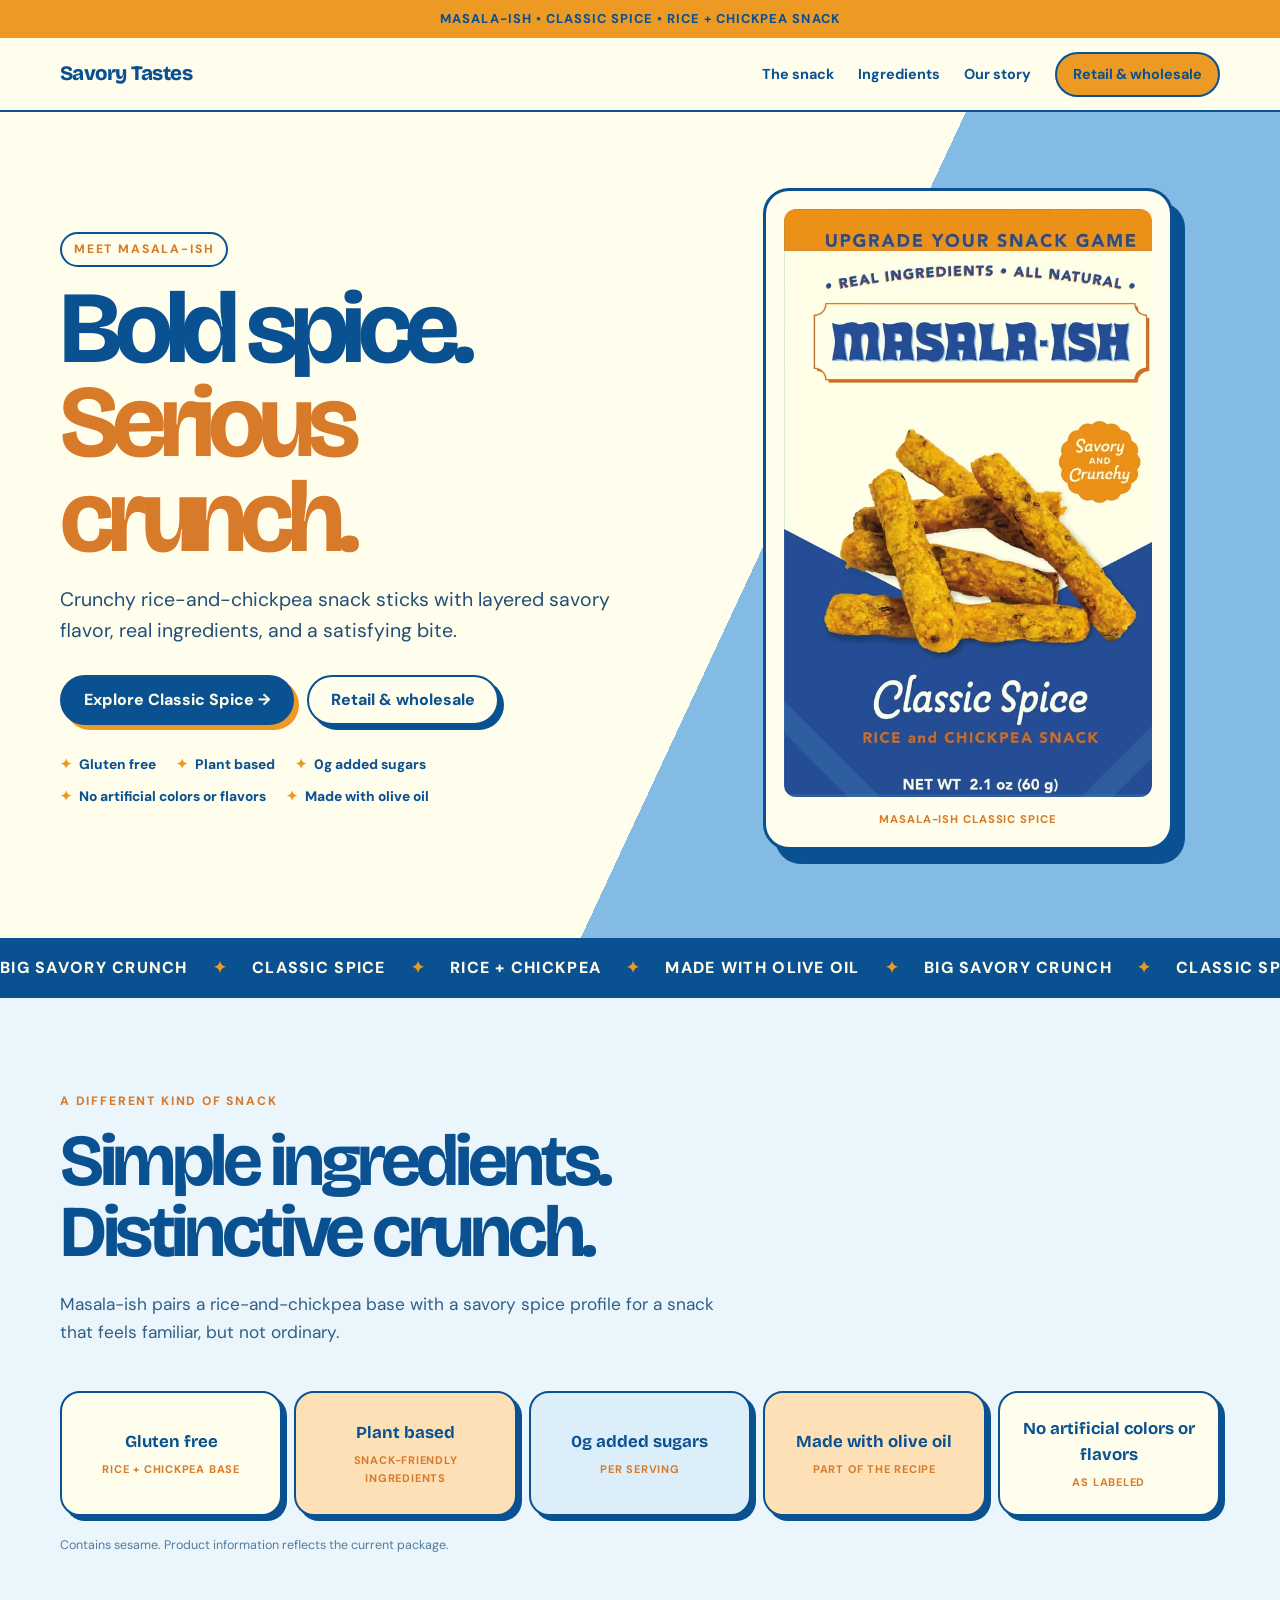
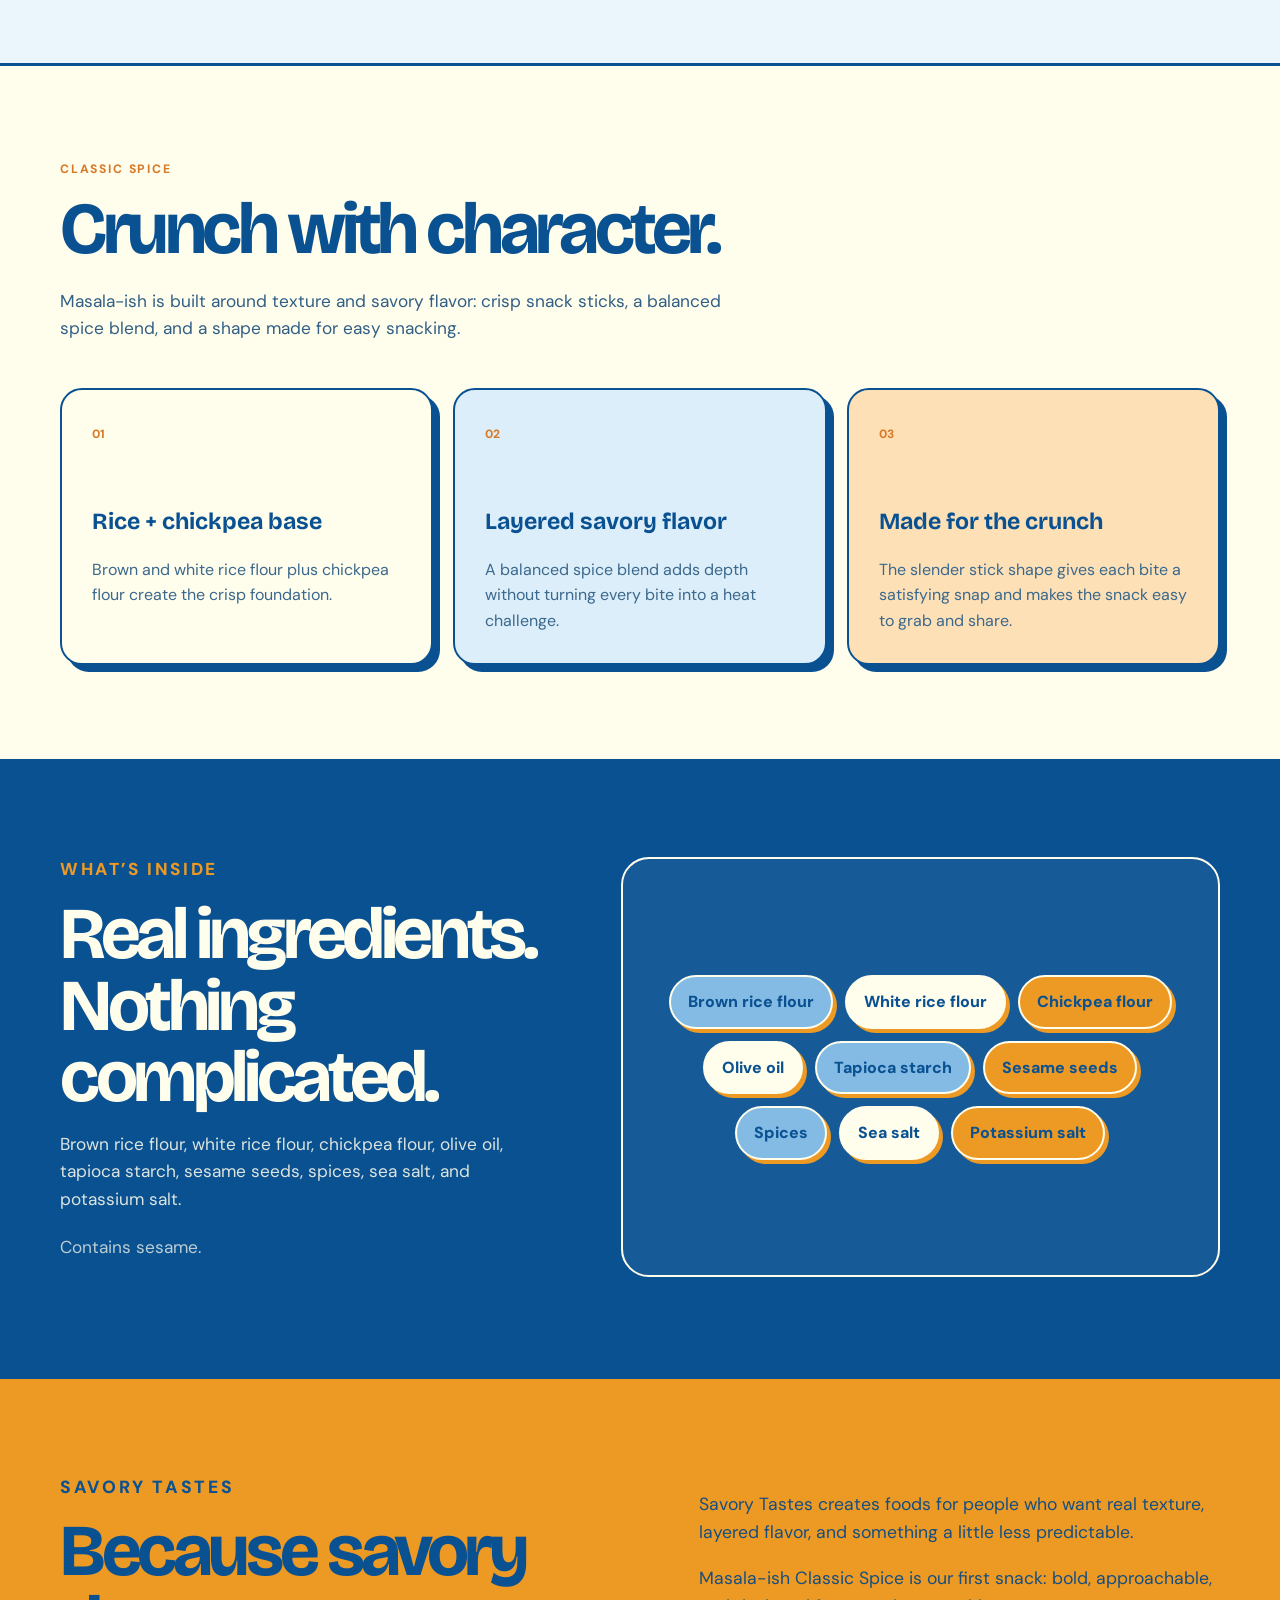
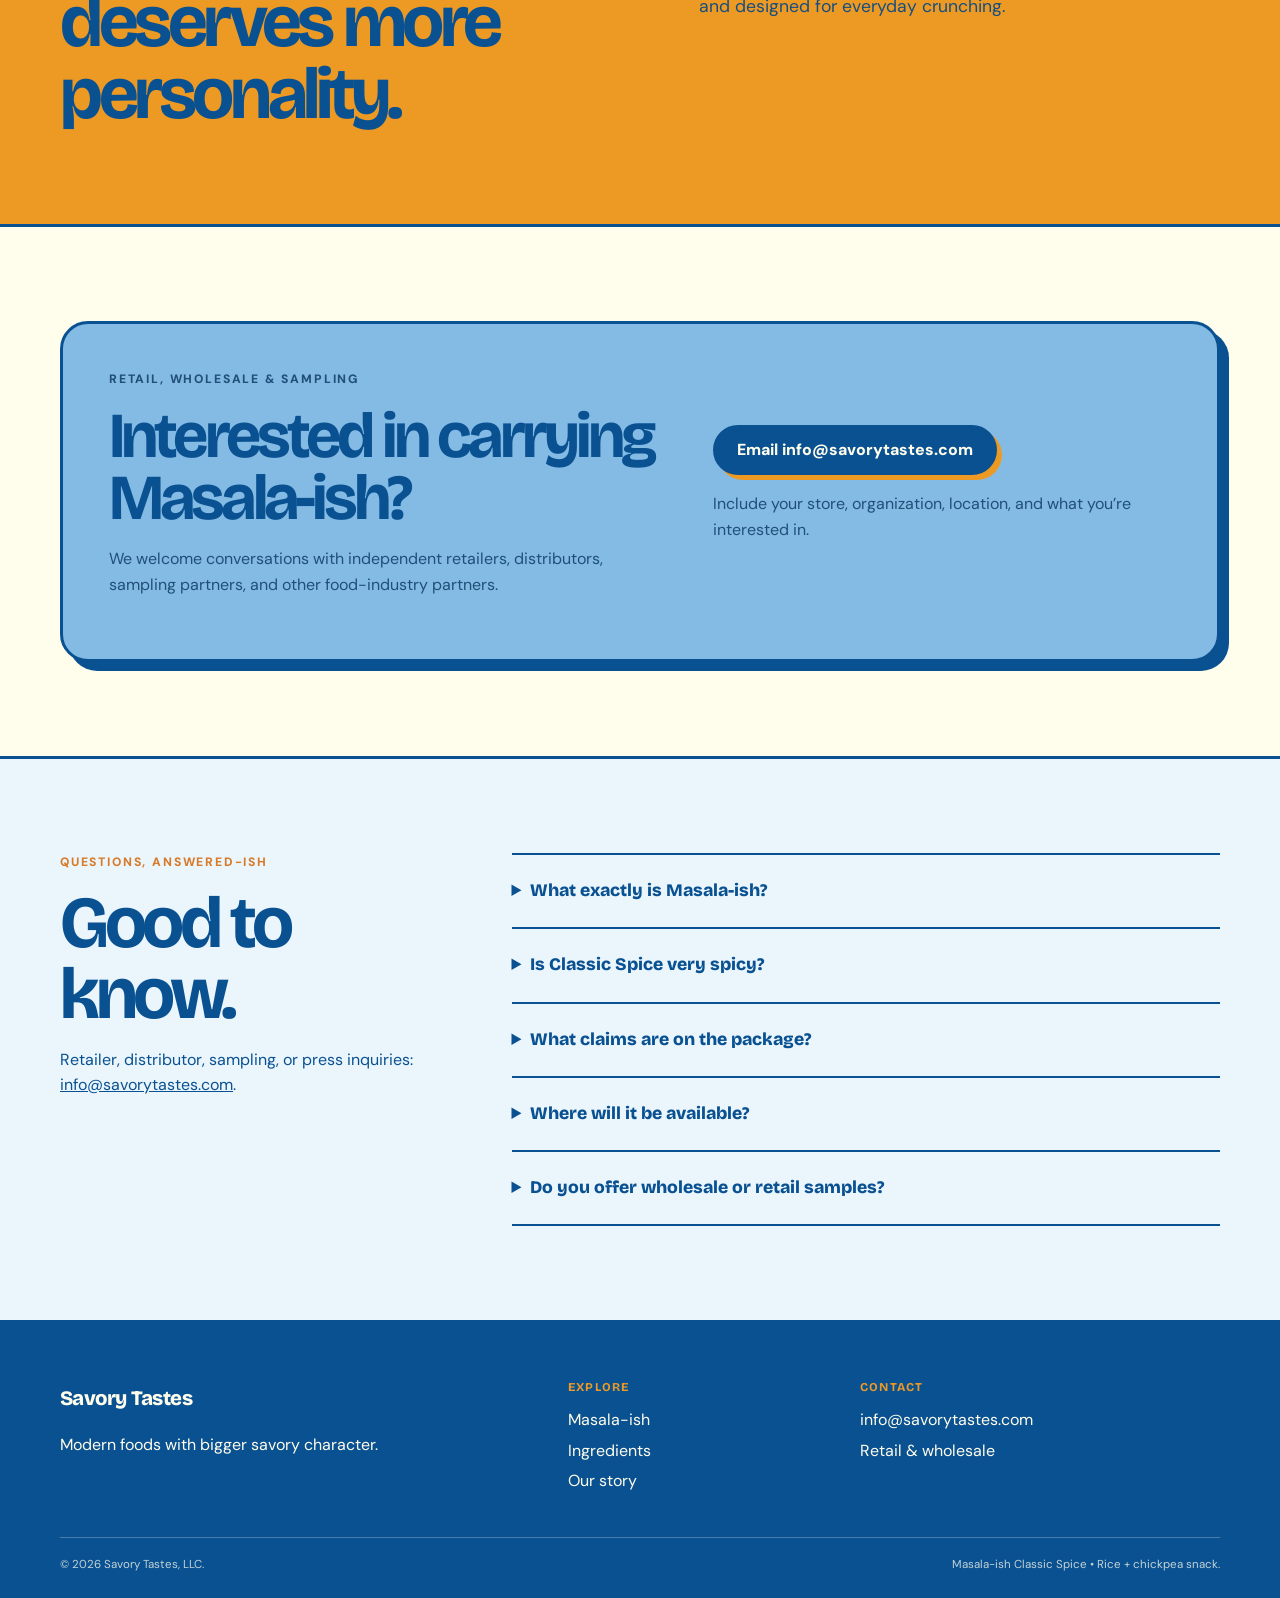
<file: index.html>
<!doctype html>
<html lang="en">
<head>
  <script async src="https://www.googletagmanager.com/gtag/js?id=G-5D5MC1W2VY"></script>
  <script>window.dataLayer=window.dataLayer||[];function gtag(){dataLayer.push(arguments)}gtag('js',new Date());gtag('config','G-5D5MC1W2VY');</script>
  <meta charset="utf-8">
  <meta name="viewport" content="width=device-width,initial-scale=1">
  <title>Masala-ish by Savory Tastes | Classic Spice Rice & Chickpea Snack</title>
  <meta name="description" content="Masala-ish Classic Spice is a savory, crunchy rice-and-chickpea snack made with real ingredients and olive oil.">
  <meta name="robots" content="index,follow">
  <meta name="theme-color" content="#0A5192">
  <link rel="canonical" href="https://savorytastes.com/">
  <link rel="icon" href="assets/favicon.svg" type="image/svg+xml">
  <meta property="og:type" content="website">
  <meta property="og:title" content="Masala-ish Classic Spice by Savory Tastes">
  <meta property="og:description" content="Savory, crunchy rice-and-chickpea snack sticks with bold spice and real ingredients.">
  <meta property="og:url" content="https://savorytastes.com/">
  <meta property="og:image" content="https://savorytastes.com/assets/masala-ish-package-photo.jpg">
  <link rel="preconnect" href="https://fonts.googleapis.com">
  <link rel="preconnect" href="https://fonts.gstatic.com" crossorigin>
  <link href="https://fonts.googleapis.com/css2?family=Bricolage+Grotesque:wght@600;700;800&family=DM+Sans:wght@400;500;600;700&display=swap" rel="stylesheet">
  <style>
    :root{--blue:#0A5192;--sky:#83BBE5;--orange:#ED9A25;--burnt:#D77B2A;--cream:#FFFDEB;--white:#fff;--ink:#0A5192;--soft-blue:#eaf5fc;--line:rgba(10,81,146,.22);--shell:min(1160px,calc(100% - 40px))}
    *{box-sizing:border-box}html{scroll-behavior:smooth}body{margin:0;background:var(--cream);color:var(--blue);font-family:"DM Sans","Avenir Next",Avenir,Arial,sans-serif;line-height:1.6}img{max-width:100%;display:block;height:auto}a{color:inherit}.shell{width:var(--shell);margin:auto}
    .announcement{padding:9px 18px;text-align:center;background:var(--orange);color:var(--blue);font-size:.8rem;font-weight:800;letter-spacing:.08em;text-transform:uppercase}.site-header{position:sticky;top:0;z-index:20;background:rgba(255,253,235,.96);border-bottom:2px solid var(--blue);backdrop-filter:blur(12px)}.nav{min-height:72px;display:flex;align-items:center;justify-content:space-between;gap:22px}.brand{text-decoration:none;font-family:"Bricolage Grotesque","Avenir Next",sans-serif;font-size:1.28rem;font-weight:800;letter-spacing:-.03em}.nav-links{display:flex;align-items:center;gap:24px}.nav-links a{text-decoration:none;font-size:.9rem;font-weight:700}.nav-links a:hover{text-decoration:underline;text-underline-offset:4px}.nav-cta{padding:9px 16px;border:2px solid var(--blue);border-radius:999px;background:var(--orange);text-decoration:none!important}
    .hero{overflow:visible;background:linear-gradient(115deg,var(--cream) 0 58%,var(--sky) 58% 100%);border-bottom:3px solid var(--blue)}.hero-grid{display:grid;grid-template-columns:1.08fr .92fr;gap:64px;align-items:center;padding:76px 0 88px}.eyebrow{margin:0 0 15px;font-size:.76rem;font-weight:800;letter-spacing:.15em;text-transform:uppercase;color:var(--burnt)}.hero .eyebrow{display:inline-block;padding:6px 12px;border:2px solid var(--blue);border-radius:999px;background:var(--cream)}h1,h2,h3{font-family:"Bricolage Grotesque","Avenir Next",Avenir,sans-serif}h1{margin:0;max-width:680px;font-size:clamp(4rem,8vw,7.3rem);line-height:.92;letter-spacing:-.07em;color:var(--blue)}h1 span{display:block;color:var(--burnt)}.hero-copy>p:not(.eyebrow){max-width:620px;font-size:1.22rem;color:#214f78}.actions{display:flex;flex-wrap:wrap;gap:13px;margin-top:28px}.button{display:inline-flex;align-items:center;justify-content:center;min-height:50px;padding:0 22px;border:2px solid var(--blue);border-radius:999px;text-decoration:none;font-weight:800;transition:transform .15s ease,box-shadow .15s ease}.button:hover{transform:translate(-2px,-2px)}.button-primary{background:var(--blue);color:var(--cream);box-shadow:5px 5px 0 var(--orange)}.button-secondary{background:var(--cream);color:var(--blue);box-shadow:5px 5px 0 var(--blue)}.highlights{display:flex;flex-wrap:wrap;gap:10px 20px;margin:28px 0 0;padding:0;list-style:none;font-size:.86rem;font-weight:800}.highlights li:before{content:"✦";margin-right:7px;color:var(--orange)}
    .package-hero{justify-self:center;display:flex;flex-direction:column;align-items:center;width:min(410px,88vw);margin:0;padding:18px;border:3px solid var(--blue);border-radius:26px;background:var(--cream);box-shadow:12px 14px 0 var(--blue)}.package-hero img{display:block;width:100%;height:auto;max-height:none;object-fit:contain;margin:0 auto;border-radius:12px}.package-hero figcaption{margin-top:14px;text-align:center;font-size:.7rem;font-weight:800;letter-spacing:.08em;text-transform:uppercase;color:var(--burnt)}
    .ticker{overflow:hidden;background:var(--blue);color:var(--cream);border-bottom:3px solid var(--blue)}.ticker div{width:max-content;display:flex;gap:25px;padding:14px 0;font-weight:800;letter-spacing:.08em;white-space:nowrap}.ticker b{color:var(--orange)}.section{padding:94px 0}.section-title{max-width:810px;margin-bottom:45px}.section h2{margin:0;font-size:clamp(3rem,5.7vw,5.2rem);line-height:.98;letter-spacing:-.06em}.section-title>p:last-child{max-width:690px;margin:22px 0 0;font-size:1.08rem;color:#315f86}
    .proof{background:var(--soft-blue);border-bottom:3px solid var(--blue)}.proof-grid{display:grid;grid-template-columns:repeat(5,1fr);gap:12px}.proof-card{min-height:125px;display:grid;place-content:center;padding:18px;border:2px solid var(--blue);border-radius:20px;background:var(--cream);text-align:center;box-shadow:5px 5px 0 var(--blue)}.proof-card:nth-child(even){background:#fde0b6}.proof-card:nth-child(3n){background:#dceef9}.proof-card strong{font-family:"Bricolage Grotesque",sans-serif;font-size:1.05rem}.proof-card span{margin-top:5px;font-size:.69rem;font-weight:700;text-transform:uppercase;letter-spacing:.07em;color:var(--burnt)}.note{margin-top:20px;font-size:.78rem;color:#557b9b}
    .product-grid{display:grid;grid-template-columns:repeat(3,1fr);gap:20px}.card{padding:30px;border:2px solid var(--blue);border-radius:22px;background:var(--cream);box-shadow:7px 7px 0 var(--blue)}.card:nth-child(2){background:#dceef9}.card:nth-child(3){background:#fde0b6}.card .num{font-weight:800;font-size:.75rem;color:var(--burnt)}.card h3{margin:58px 0 8px;font-size:1.45rem}.card p{margin-bottom:0;color:#3b688d}
    .ingredients{background:var(--blue);color:var(--cream);border-block:3px solid var(--blue)}.ingredients-grid{display:grid;grid-template-columns:.9fr 1.1fr;gap:70px;align-items:center}.ingredients .eyebrow{color:var(--orange)}.ingredients h2{color:var(--cream)}.ingredients-copy p{font-size:1.08rem;color:rgba(255,253,235,.86)}.ingredient-board{min-height:420px;display:flex;align-content:center;align-items:center;justify-content:center;flex-wrap:wrap;gap:12px;padding:34px;border:2px solid var(--cream);border-radius:28px;background:rgba(255,255,255,.05)}.ingredient{padding:12px 17px;border:2px solid var(--cream);border-radius:999px;background:var(--sky);color:var(--blue);font-weight:800;box-shadow:4px 4px 0 var(--orange)}.ingredient:nth-child(even){background:var(--cream)}.ingredient:nth-child(3n){background:var(--orange)}
    .story{background:var(--orange);border-block:3px solid var(--blue)}.story-grid{display:grid;grid-template-columns:1fr .92fr;gap:72px}.story .eyebrow{color:var(--blue)}.story p{font-size:1.1rem;color:#174e7f}.contact-card{padding:46px;border:3px solid var(--blue);border-radius:28px;background:var(--sky);box-shadow:9px 9px 0 var(--blue);display:grid;grid-template-columns:1.1fr .9fr;gap:45px;align-items:center}.contact-card h2{font-size:clamp(2.8rem,5vw,4.7rem)}.contact-card p{color:#214f78}.faq{background:var(--soft-blue);border-top:3px solid var(--blue)}.faq-grid{display:grid;grid-template-columns:.7fr 1.3fr;gap:70px}.faq details{border-top:2px solid var(--blue)}.faq details:last-child{border-bottom:2px solid var(--blue)}.faq summary{padding:22px 0;cursor:pointer;font-family:"Bricolage Grotesque",sans-serif;font-size:1.1rem;font-weight:800}.faq details p{margin:-4px 30px 23px 0;color:#3b688d}
    footer{padding:58px 0 24px;background:var(--blue);color:var(--cream)}.footer-grid{display:grid;grid-template-columns:1.3fr .7fr 1fr;gap:40px}.footer-grid h3{margin:0 0 10px;color:var(--orange);font-size:.75rem;text-transform:uppercase;letter-spacing:.1em}.footer-grid a{display:block;text-decoration:none;margin:5px 0}.footer-bottom{margin-top:38px;padding-top:18px;border-top:1px solid rgba(255,253,235,.25);display:flex;justify-content:space-between;gap:20px;font-size:.72rem;color:rgba(255,253,235,.75)}
    @media(max-width:980px){.proof-grid{grid-template-columns:repeat(2,1fr)}}@media(max-width:900px){.hero{background:linear-gradient(180deg,var(--cream) 0 62%,var(--sky) 62% 100%)}.hero-grid,.ingredients-grid,.story-grid,.contact-card,.faq-grid{grid-template-columns:1fr}.hero-copy{text-align:center}.actions,.highlights{justify-content:center}.product-grid{grid-template-columns:1fr}.package-hero{margin-top:20px}.footer-grid{grid-template-columns:1fr 1fr}.nav-links a:not(.nav-cta){display:none}}@media(max-width:560px){:root{--shell:min(100% - 26px,1160px)}.hero-grid{padding:52px 0 66px}h1{font-size:clamp(3.45rem,18vw,5rem)}.actions{flex-direction:column}.actions .button{width:100%}.highlights{display:grid;text-align:left}.section{padding:72px 0}.proof-grid{grid-template-columns:1fr}.ingredient-board{padding:22px 14px;min-height:360px}.contact-card{padding:28px 22px}.footer-grid{grid-template-columns:1fr}.footer-bottom{flex-direction:column}.nav-cta{font-size:.8rem}.package-hero{width:min(390px,92vw)}}
  </style>
  <script type="application/ld+json">{"@context":"https://schema.org","@type":"Organization","name":"Savory Tastes, LLC","url":"https://savorytastes.com/","email":"info@savorytastes.com","brand":{"@type":"Brand","name":"Masala-ish"}}</script>
</head>
<body>
  <div class="announcement">Masala-ish • Classic Spice • Rice + chickpea snack</div>
  <header class="site-header"><div class="shell nav"><a class="brand" href="#top">Savory Tastes</a><nav class="nav-links" aria-label="Primary navigation"><a href="#product">The snack</a><a href="#ingredients">Ingredients</a><a href="#story">Our story</a><a class="nav-cta" href="#contact">Retail &amp; wholesale</a></nav></div></header>
  <main id="top">
    <section class="hero"><div class="shell hero-grid"><div class="hero-copy"><p class="eyebrow">Meet Masala-ish</p><h1>Bold spice.<span>Serious crunch.</span></h1><p>Crunchy rice-and-chickpea snack sticks with layered savory flavor, real ingredients, and a satisfying bite.</p><div class="actions"><a class="button button-primary" href="#product">Explore Classic Spice →</a><a class="button button-secondary" href="mailto:info@savorytastes.com?subject=Masala-ish%20retail%20or%20wholesale%20inquiry">Retail &amp; wholesale</a></div><ul class="highlights"><li>Gluten free</li><li>Plant based</li><li>0g added sugars</li><li>No artificial colors or flavors</li><li>Made with olive oil</li></ul></div><figure class="package-hero"><img class="package-hd-image" src="assets/masala-ish-package-photo.jpg?v=2" alt="Masala-ish Classic Spice snack package" fetchpriority="high"><figcaption>Masala-ish Classic Spice</figcaption></figure></div></section>
    <div class="ticker"><div><span>BIG SAVORY CRUNCH</span><b>✦</b><span>CLASSIC SPICE</span><b>✦</b><span>RICE + CHICKPEA</span><b>✦</b><span>MADE WITH OLIVE OIL</span><b>✦</b><span>BIG SAVORY CRUNCH</span><b>✦</b><span>CLASSIC SPICE</span></div></div>
    <section class="section proof"><div class="shell"><div class="section-title"><p class="eyebrow">A different kind of snack</p><h2>Simple ingredients. Distinctive crunch.</h2><p>Masala-ish pairs a rice-and-chickpea base with a savory spice profile for a snack that feels familiar, but not ordinary.</p></div><div class="proof-grid"><div class="proof-card"><strong>Gluten free</strong><span>Rice + chickpea base</span></div><div class="proof-card"><strong>Plant based</strong><span>Snack-friendly ingredients</span></div><div class="proof-card"><strong>0g added sugars</strong><span>Per serving</span></div><div class="proof-card"><strong>Made with olive oil</strong><span>Part of the recipe</span></div><div class="proof-card"><strong>No artificial colors or flavors</strong><span>As labeled</span></div></div><p class="note">Contains sesame. Product information reflects the current package.</p></div></section>
    <section class="section" id="product"><div class="shell"><div class="section-title"><p class="eyebrow">Classic Spice</p><h2>Crunch with character.</h2><p>Masala-ish is built around texture and savory flavor: crisp snack sticks, a balanced spice blend, and a shape made for easy snacking.</p></div><div class="product-grid"><article class="card"><span class="num">01</span><h3>Rice + chickpea base</h3><p>Brown and white rice flour plus chickpea flour create the crisp foundation.</p></article><article class="card"><span class="num">02</span><h3>Layered savory flavor</h3><p>A balanced spice blend adds depth without turning every bite into a heat challenge.</p></article><article class="card"><span class="num">03</span><h3>Made for the crunch</h3><p>The slender stick shape gives each bite a satisfying snap and makes the snack easy to grab and share.</p></article></div></div></section>
    <section class="section ingredients" id="ingredients"><div class="shell ingredients-grid"><div class="ingredients-copy"><p class="eyebrow">What’s inside</p><h2>Real ingredients. Nothing complicated.</h2><p>Brown rice flour, white rice flour, chickpea flour, olive oil, tapioca starch, sesame seeds, spices, sea salt, and potassium salt.</p><p class="note" style="color:rgba(255,253,235,.72)">Contains sesame.</p></div><div class="ingredient-board" aria-label="Masala-ish ingredients"><span class="ingredient">Brown rice flour</span><span class="ingredient">White rice flour</span><span class="ingredient">Chickpea flour</span><span class="ingredient">Olive oil</span><span class="ingredient">Tapioca starch</span><span class="ingredient">Sesame seeds</span><span class="ingredient">Spices</span><span class="ingredient">Sea salt</span><span class="ingredient">Potassium salt</span></div></div></section>
    <section class="section story" id="story"><div class="shell story-grid"><div><p class="eyebrow">Savory Tastes</p><h2>Because savory deserves more personality.</h2></div><div><p>Savory Tastes creates foods for people who want real texture, layered flavor, and something a little less predictable.</p><p>Masala-ish Classic Spice is our first snack: bold, approachable, and designed for everyday crunching.</p></div></div></section>
    <section class="section" id="contact"><div class="shell"><div class="contact-card"><div><p class="eyebrow">Retail, wholesale &amp; sampling</p><h2>Interested in carrying Masala-ish?</h2><p>We welcome conversations with independent retailers, distributors, sampling partners, and other food-industry partners.</p></div><div><a class="button button-primary" href="mailto:info@savorytastes.com?subject=Masala-ish%20retail%20or%20wholesale%20inquiry">Email info@savorytastes.com</a><p>Include your store, organization, location, and what you’re interested in.</p></div></div></div></section>
    <section class="section faq"><div class="shell faq-grid"><div><p class="eyebrow">Questions, answered-ish</p><h2>Good to know.</h2><p>Retailer, distributor, sampling, or press inquiries: <a href="mailto:info@savorytastes.com">info@savorytastes.com</a>.</p></div><div><details><summary>What exactly is Masala-ish?</summary><p>Masala-ish Classic Spice is a crunchy rice-and-chickpea snack stick with a bold savory spice blend.</p></details><details><summary>Is Classic Spice very spicy?</summary><p>The focus is layered savory flavor rather than overwhelming heat.</p></details><details><summary>What claims are on the package?</summary><p>The package highlights gluten free, plant based, no artificial colors or flavors, 0g added sugars, and made with olive oil. The product contains sesame.</p></details><details><summary>Where will it be available?</summary><p>Availability will expand as retail and distribution partners are added.</p></details><details><summary>Do you offer wholesale or retail samples?</summary><p>We welcome conversations with potential retail and distribution partners. Email info@savorytastes.com with your store or organization details.</p></details></div></div></section>
  </main>
  <footer><div class="shell"><div class="footer-grid"><div><a class="brand" href="#top">Savory Tastes</a><p>Modern foods with bigger savory character.</p></div><div><h3>Explore</h3><a href="#product">Masala-ish</a><a href="#ingredients">Ingredients</a><a href="#story">Our story</a></div><div><h3>Contact</h3><a href="mailto:info@savorytastes.com">info@savorytastes.com</a><a href="mailto:info@savorytastes.com?subject=Masala-ish%20retail%20or%20wholesale%20inquiry">Retail &amp; wholesale</a></div></div><div class="footer-bottom"><span>© <span id="year"></span> Savory Tastes, LLC.</span><span>Masala-ish Classic Spice • Rice + chickpea snack.</span></div></div></footer>
  <script>
  (async function(){
    try {
      const urls=['assets/package-hd/part1.txt?v=4','assets/package-hd/part2.txt?v=4','assets/package-hd/part3.txt?v=4','assets/package-hd/part4.txt?v=4','assets/package-hd/part5.txt?v=4'];
      const parts=await Promise.all(urls.map(async url=>{const r=await fetch(url,{cache:'force-cache'});if(!r.ok)throw new Error('Package asset failed to load');return (await r.text()).trim();}));
      const src='data:image/avif;base64,'+parts.join('');
      document.querySelectorAll('.package-hd-image').forEach(img=>{img.src=src;});
    } catch(e) {
      console.warn('Using fallback package image.',e);
    }
  })();
  </script>
  <script>document.getElementById('year').textContent=new Date().getFullYear();</script>
</body>
</html>
</file>
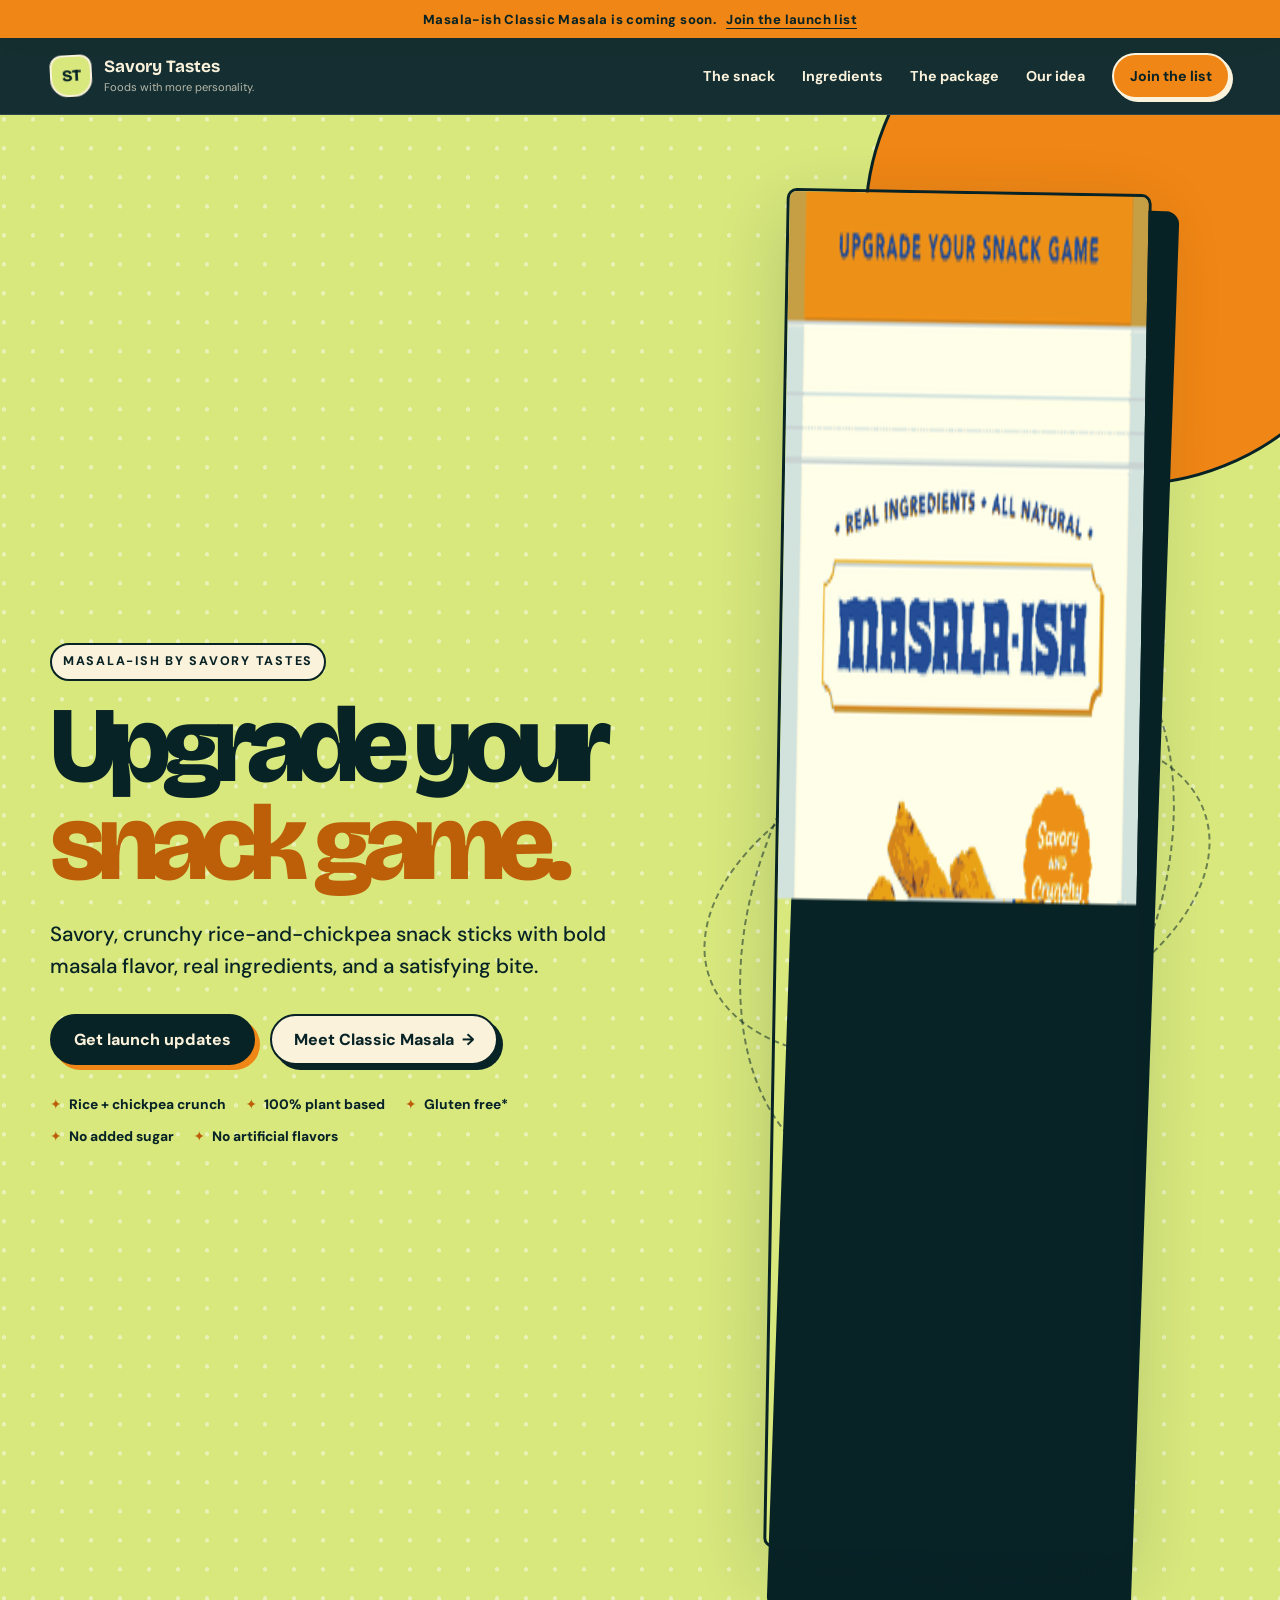
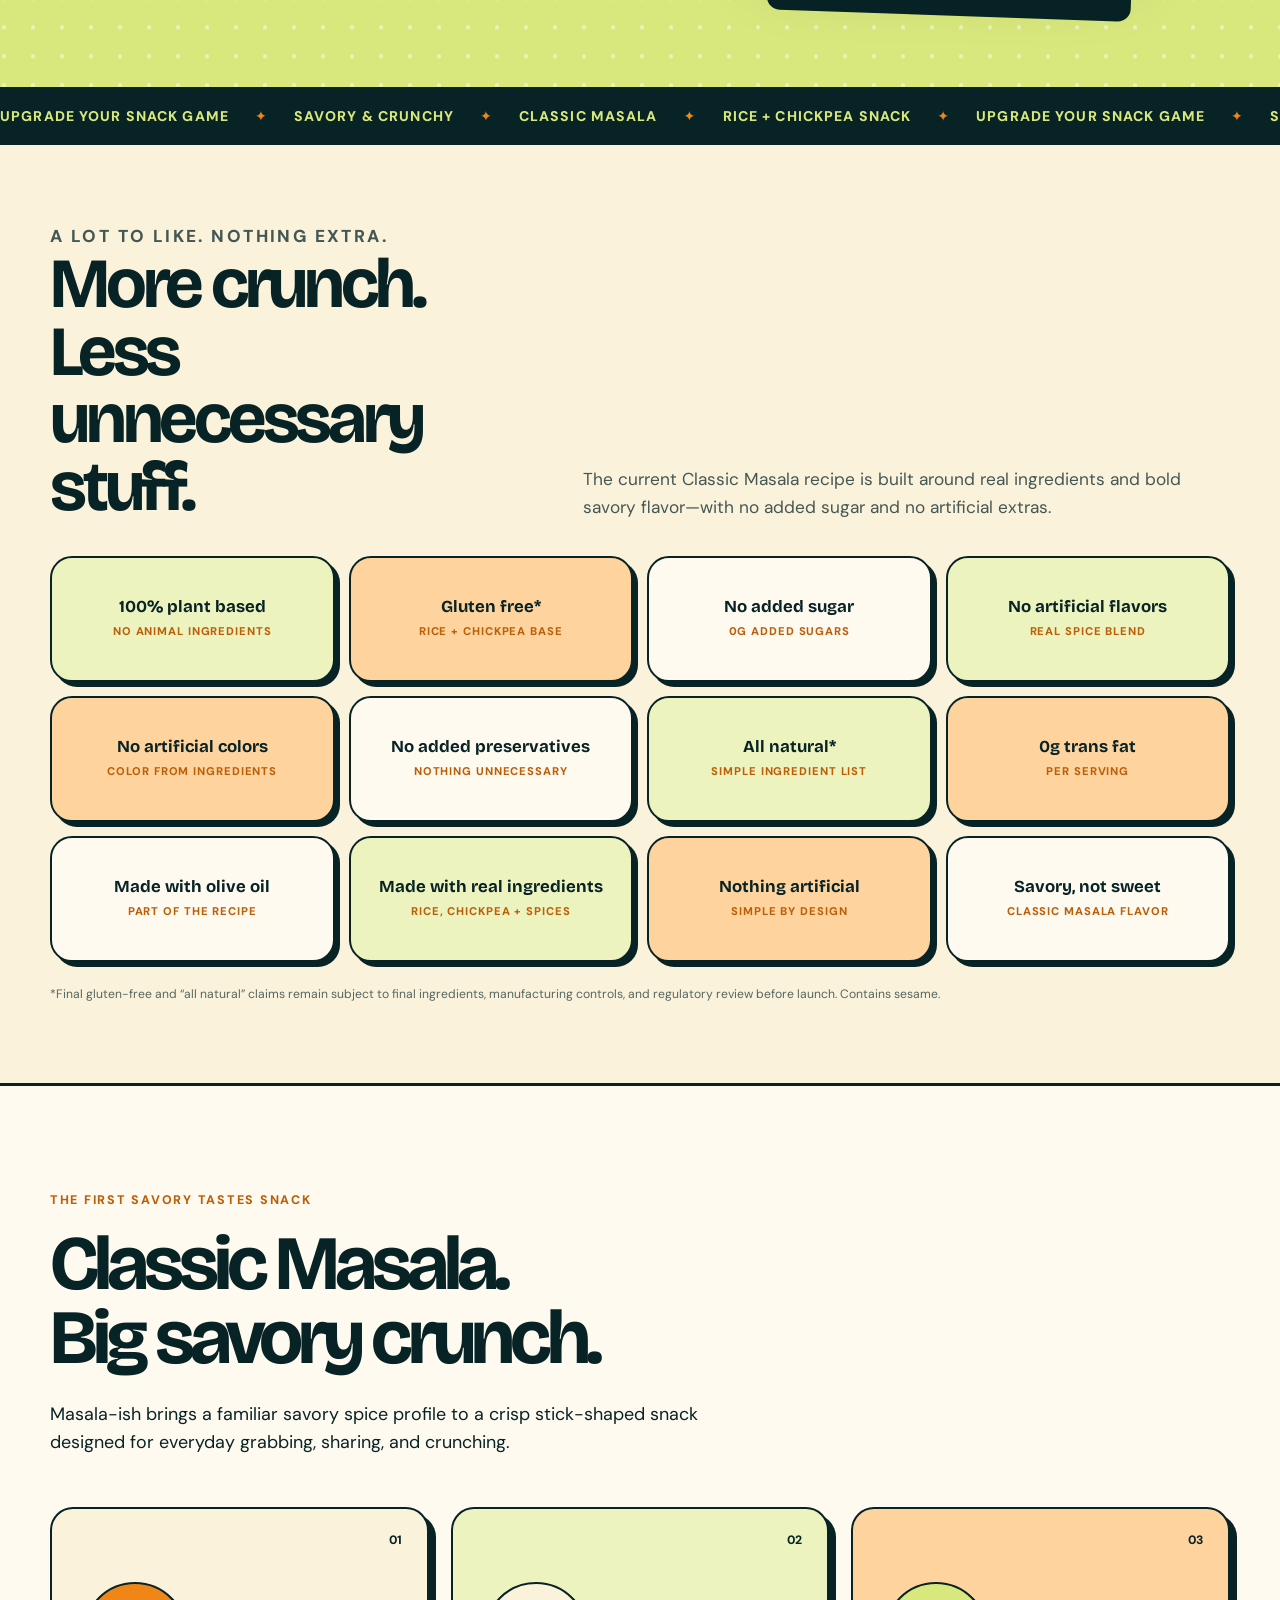
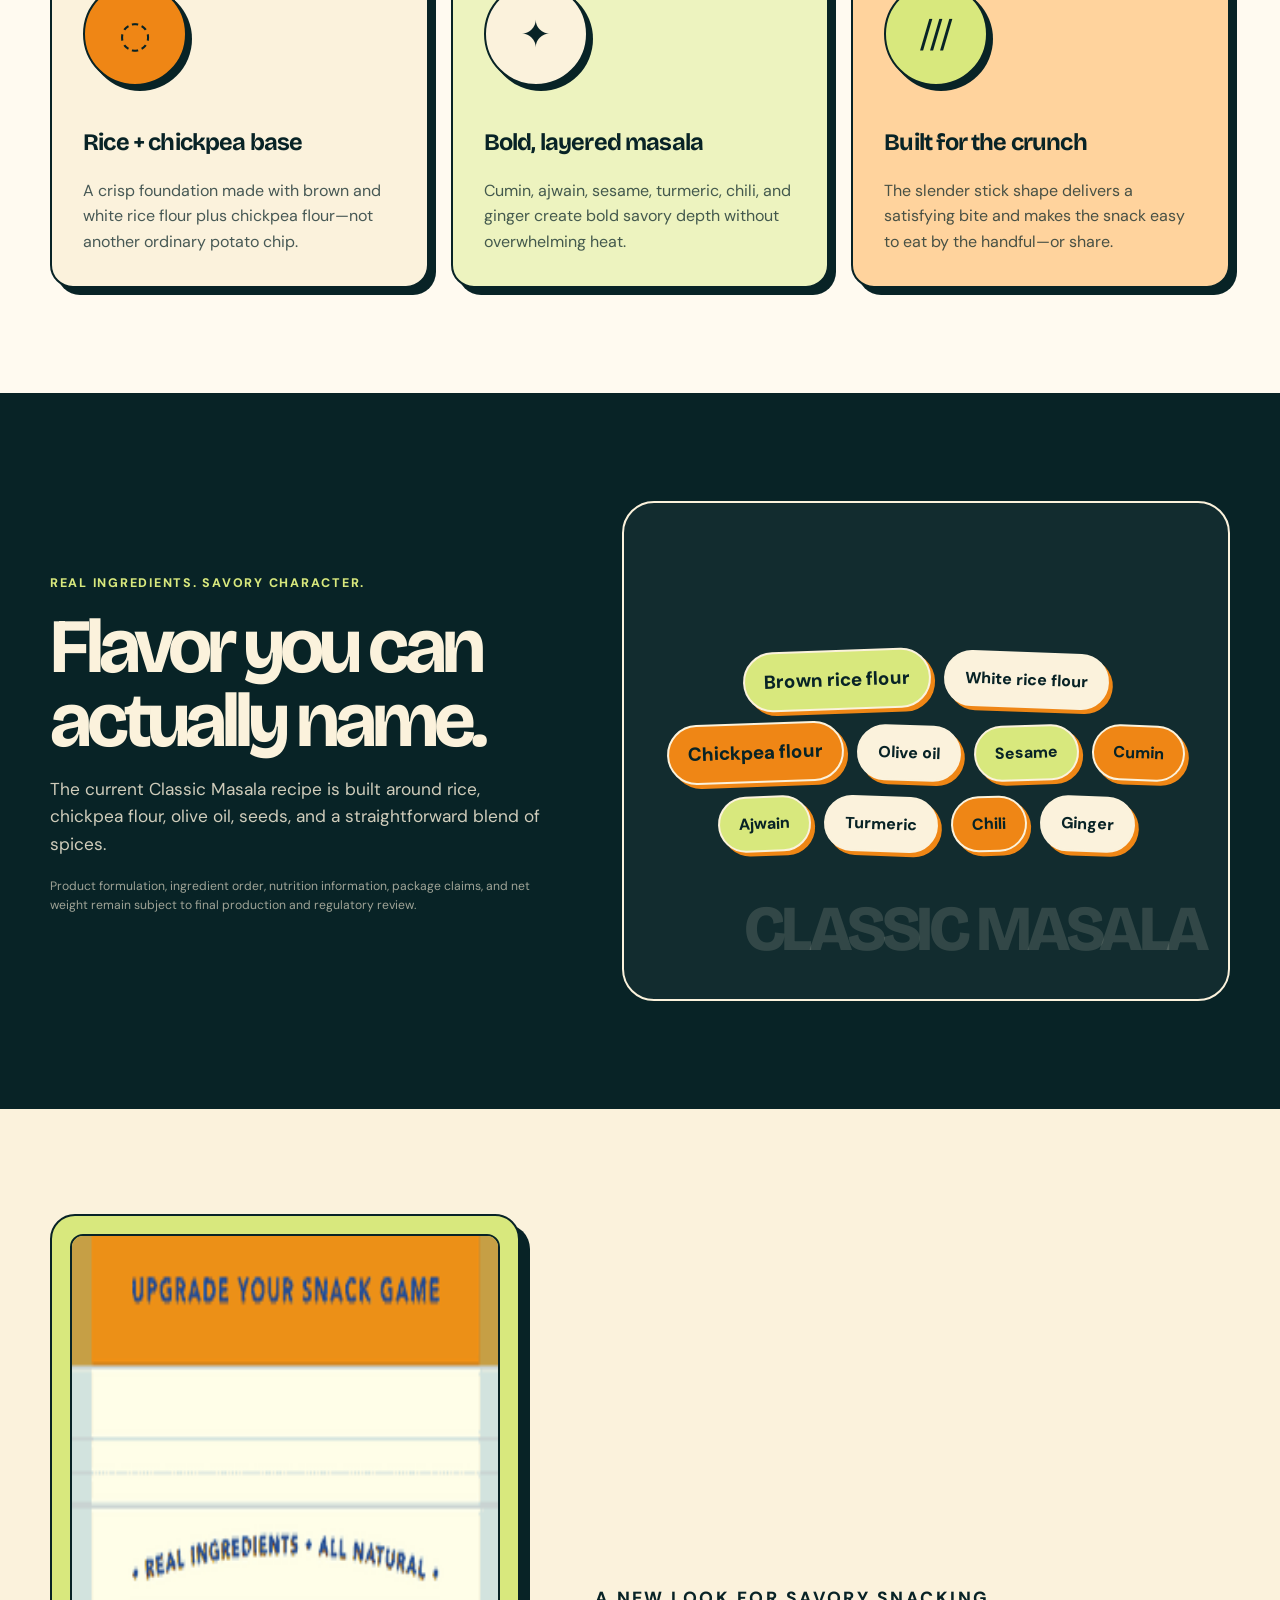
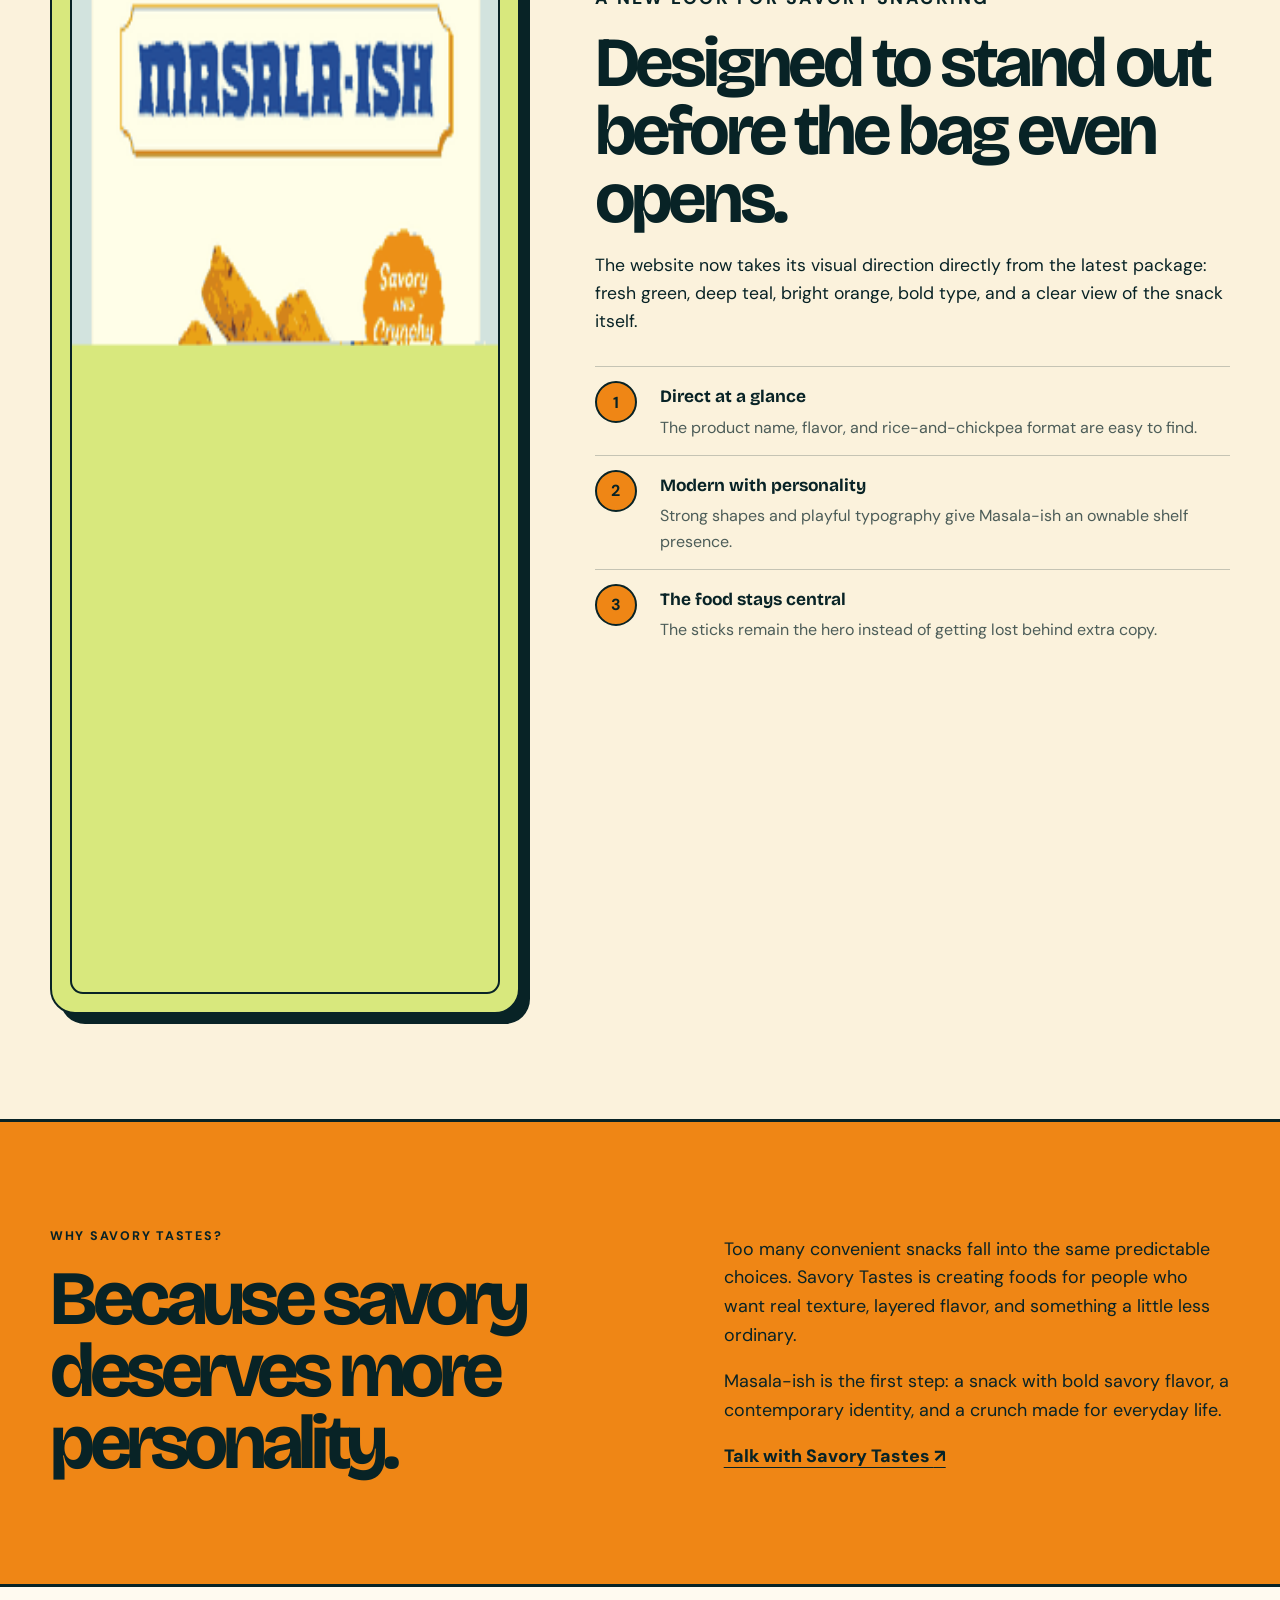
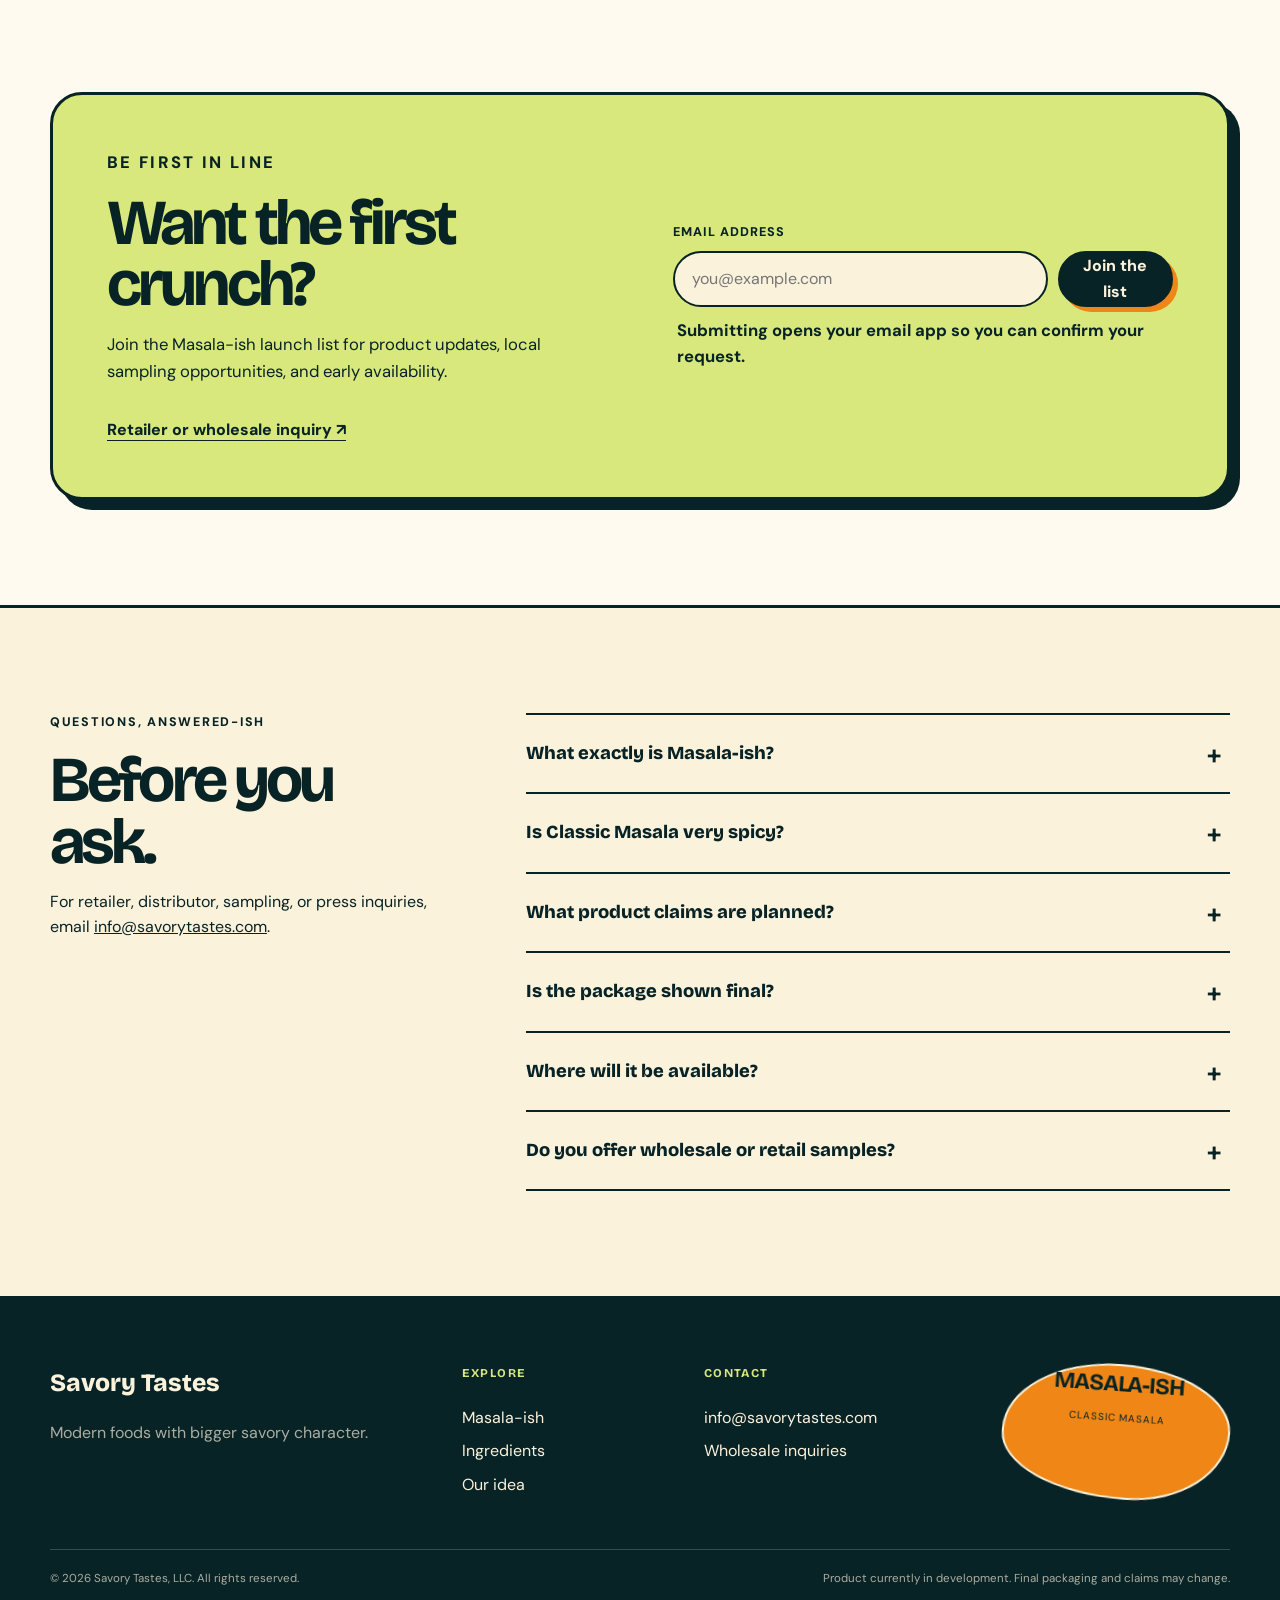
<file: index(5).html>
<!doctype html>
<html lang="en">
<head>
  <!-- Google Analytics -->
  <script async src="https://www.googletagmanager.com/gtag/js?id=G-5D5MC1W2VY"></script>
  <script>
    window.dataLayer = window.dataLayer || [];
    function gtag(){dataLayer.push(arguments);}
    gtag('js', new Date());
    gtag('config', 'G-5D5MC1W2VY');
  </script>

  <meta charset="utf-8">
  <meta name="viewport" content="width=device-width,initial-scale=1">
  <title>Masala-ish by Savory Tastes | Classic Masala Rice & Chickpea Snack</title>
  <meta name="description" content="Meet Masala-ish Classic Masala: savory, crunchy rice-and-chickpea snack sticks made with real ingredients. Launching soon in Pittsburgh.">
  <meta name="theme-color" content="#082326">
  <meta name="robots" content="index,follow">
  <link rel="canonical" href="https://savorytastes.com/">
  <link rel="icon" href="assets/favicon.svg" type="image/svg+xml">
  <meta property="og:type" content="website">
  <meta property="og:title" content="Masala-ish by Savory Tastes">
  <meta property="og:description" content="Upgrade your snack game with savory, crunchy rice-and-chickpea snack sticks.">
  <meta property="og:url" content="https://savorytastes.com/">
  <meta property="og:image" content="https://savorytastes.com/assets/og-card.png">

  <link rel="preconnect" href="https://fonts.googleapis.com">
  <link rel="preconnect" href="https://fonts.gstatic.com" crossorigin>
  <link href="https://fonts.googleapis.com/css2?family=Bricolage+Grotesque:opsz,wght@12..96,500;12..96,600;12..96,700;12..96,800&family=DM+Sans:wght@400;500;600;700&display=swap" rel="stylesheet">

  <style>
    :root{
      --ink:#082326;
      --ink-soft:#173a3d;
      --cream:#fbf2dc;
      --paper:#fffaf0;
      --lime:#d8e87d;
      --lime-soft:#edf3bf;
      --orange:#ef8615;
      --orange-dark:#bd5e09;
      --line:rgba(8,35,38,.22);
      --shadow:0 25px 70px rgba(8,35,38,.18);
      --shell:min(1180px,calc(100% - 40px));
    }

    *{box-sizing:border-box}
    html{scroll-behavior:smooth}
    body{
      margin:0;
      color:var(--ink);
      background:var(--paper);
      font-family:"DM Sans",system-ui,-apple-system,"Segoe UI",sans-serif;
      line-height:1.6;
      overflow-x:hidden;
    }
    img{max-width:100%;display:block}
    a{color:inherit}
    button,input{font:inherit}
    .shell{width:var(--shell);margin-inline:auto}
    .skip-link{position:fixed;left:16px;top:-80px;z-index:500;background:var(--cream);color:var(--ink);padding:10px 16px;border:2px solid var(--ink);border-radius:999px;font-weight:700}
    .skip-link:focus{top:16px}

    .announcement{
      min-height:38px;
      padding:8px 20px;
      display:flex;
      justify-content:center;
      align-items:center;
      gap:10px;
      background:var(--orange);
      color:var(--ink);
      font-size:.82rem;
      font-weight:800;
      letter-spacing:.03em;
      text-align:center;
    }
    .announcement a{text-underline-offset:4px}

    .site-header{
      position:sticky;
      top:0;
      z-index:100;
      background:rgba(8,35,38,.95);
      color:var(--cream);
      backdrop-filter:blur(16px);
      border-bottom:1px solid rgba(255,255,255,.12);
    }
    .nav-wrap{min-height:76px;display:flex;align-items:center;justify-content:space-between;gap:30px}
    .brand{display:flex;align-items:center;gap:12px;text-decoration:none}
    .brand-mark{
      width:42px;height:42px;display:grid;place-items:center;
      border:2px solid var(--cream);border-radius:12px 12px 18px 18px;
      background:var(--lime);color:var(--ink);
      font-family:"Bricolage Grotesque",sans-serif;font-weight:800;letter-spacing:-.08em;
      transform:rotate(-3deg)
    }
    .brand-copy{display:grid;line-height:1.1}
    .brand-copy strong{font-family:"Bricolage Grotesque",sans-serif;font-size:1.07rem}
    .brand-copy small{margin-top:4px;color:rgba(251,242,220,.7);font-size:.7rem}
    .site-nav{display:flex;align-items:center;gap:27px}
    .site-nav a{text-decoration:none;font-size:.89rem;font-weight:700}
    .site-nav a:not(.nav-cta):hover{color:var(--lime)}
    .nav-cta{padding:10px 16px;border:2px solid var(--cream);border-radius:999px;background:var(--orange);color:var(--ink);box-shadow:3px 3px 0 var(--cream)}
    .menu-toggle{display:none;width:44px;height:44px;border:0;background:transparent;padding:9px;color:var(--cream)}
    .menu-toggle span:not(.sr-only){display:block;height:2px;margin:5px 0;background:currentColor;transition:.2s}
    .sr-only{position:absolute;width:1px;height:1px;padding:0;margin:-1px;overflow:hidden;clip:rect(0,0,0,0);white-space:nowrap;border:0}

    .hero{
      position:relative;
      overflow:hidden;
      background:
        radial-gradient(circle at 14% 15%,rgba(255,255,255,.42) 0 2px,transparent 2.4px) 0 0/29px 29px,
        var(--lime);
      border-bottom:3px solid var(--ink);
    }
    .hero::before{
      content:"";position:absolute;width:520px;height:520px;border-radius:50%;
      right:-110px;top:-155px;background:var(--orange);border:3px solid var(--ink);
    }
    .hero-grid{position:relative;display:grid;grid-template-columns:1.03fr .97fr;align-items:center;gap:55px;padding:76px 0 88px}
    .eyebrow{margin:0 0 16px;font-size:.78rem;font-weight:800;letter-spacing:.14em;text-transform:uppercase}
    .hero .eyebrow{display:inline-flex;padding:7px 11px;border:2px solid var(--ink);border-radius:999px;background:var(--cream)}
    h1,h2,h3{font-family:"Bricolage Grotesque",sans-serif}
    h1{max-width:680px;margin:0;font-size:clamp(4.1rem,8.4vw,7.6rem);line-height:.91;letter-spacing:-.075em;font-weight:800}
    h1 span{display:block;color:var(--orange-dark)}
    .hero-lede{max-width:620px;margin:27px 0 0;font-size:clamp(1.08rem,1.6vw,1.34rem);line-height:1.55;font-weight:500}
    .hero-actions{display:flex;flex-wrap:wrap;align-items:center;gap:15px;margin-top:31px}
    .button{min-height:51px;display:inline-flex;align-items:center;justify-content:center;gap:8px;padding:0 22px;border:2px solid var(--ink);border-radius:999px;text-decoration:none;font-weight:800;cursor:pointer;transition:transform .15s,box-shadow .15s,background .15s}
    .button-primary{background:var(--ink);color:var(--cream);box-shadow:5px 5px 0 var(--orange)}
    .button-primary:hover{transform:translate(3px,3px);box-shadow:2px 2px 0 var(--orange)}
    .button-secondary{background:var(--cream);box-shadow:5px 5px 0 var(--ink)}
    .button-secondary:hover{transform:translate(3px,3px);box-shadow:2px 2px 0 var(--ink)}
    .proof-points{display:flex;flex-wrap:wrap;gap:10px 20px;margin:28px 0 0;padding:0;list-style:none;font-size:.86rem;font-weight:800}
    .proof-points li::before{content:"✦";margin-right:7px;color:var(--orange-dark)}

    .package-stage{position:relative;min-height:620px;display:grid;place-items:center}
    .package-stage::before,.package-stage::after{content:"";position:absolute;border:2px dashed rgba(8,35,38,.52);border-radius:50%}
    .package-stage::before{width:520px;height:300px;transform:rotate(-18deg)}
    .package-stage::after{width:390px;height:600px;transform:rotate(24deg)}
    .package-frame{position:relative;z-index:2;margin:0;width:min(365px,75vw)}
    .package-frame::before{content:"";position:absolute;inset:14px -15px -17px 16px;border-radius:13px;background:var(--ink);transform:rotate(2deg)}
    .package-frame img{position:relative;width:100%;border:3px solid var(--ink);border-radius:10px;box-shadow:var(--shadow);transform:rotate(1deg)}
    .package-caption{position:relative;margin:13px 0 0;text-align:center;font-size:.68rem;font-weight:800;letter-spacing:.1em;text-transform:uppercase}

    .brand-strip{overflow:hidden;background:var(--ink);color:var(--lime);border-bottom:3px solid var(--ink)}
    .brand-strip-track{width:max-content;display:flex;align-items:center;gap:26px;padding:15px 0;white-space:nowrap;font-weight:800;letter-spacing:.08em;font-size:.88rem;animation:marquee 28s linear infinite}
    .brand-strip-track b{color:var(--orange)}
    @keyframes marquee{to{transform:translateX(-50%)}}

    .section{padding:105px 0}
    .section-heading{max-width:820px;margin-bottom:50px}
    .section-heading .eyebrow{color:var(--orange-dark)}
    .section h2{margin:0;font-size:clamp(3rem,6vw,5.6rem);line-height:.97;letter-spacing:-.065em}
    .section-heading>p:last-child{max-width:690px;margin:24px 0 0;font-size:1.12rem}

    .claims-section{padding:78px 0;background:var(--cream);border-bottom:3px solid var(--ink)}
    .claims-heading{display:grid;grid-template-columns:.85fr 1.15fr;align-items:end;gap:55px;margin-bottom:35px}
    .claims-heading h2{margin:0;font-size:clamp(2.8rem,5.5vw,5rem);line-height:.96;letter-spacing:-.06em}
    .claims-heading p{margin:0;max-width:610px;font-size:1.08rem;color:rgba(8,35,38,.75)}
    .claim-grid{display:grid;grid-template-columns:repeat(4,1fr);gap:14px}
    .claim-badge{min-height:126px;display:grid;align-content:center;justify-items:center;padding:20px 15px;border:2px solid var(--ink);border-radius:22px;background:var(--paper);box-shadow:5px 5px 0 var(--ink);text-align:center}
    .claim-badge:nth-child(3n+1){background:var(--lime-soft)}
    .claim-badge:nth-child(3n+2){background:#ffd39d}
    .claim-badge strong{font-family:"Bricolage Grotesque",sans-serif;font-size:1.05rem;line-height:1.15}
    .claim-badge span{margin-top:7px;font-size:.7rem;font-weight:800;letter-spacing:.08em;text-transform:uppercase;color:var(--orange-dark)}
    .claims-note{margin:23px 0 0;font-size:.76rem;color:rgba(8,35,38,.68)}

    .product-section{background:var(--paper)}
    .feature-grid{display:grid;grid-template-columns:repeat(3,1fr);gap:22px}
    .feature-card{position:relative;min-height:350px;padding:31px;border:2px solid var(--ink);border-radius:23px;background:var(--cream);box-shadow:7px 7px 0 var(--ink)}
    .feature-card:nth-child(2){background:var(--lime-soft)}
    .feature-card:nth-child(3){background:#ffd39d}
    .feature-number{position:absolute;right:25px;top:22px;font-size:.76rem;font-weight:800}
    .feature-symbol{width:104px;height:104px;margin:42px 0 38px;display:grid;place-items:center;border:2px solid var(--ink);border-radius:50%;background:var(--orange);font-size:2.3rem;box-shadow:5px 5px 0 var(--ink)}
    .feature-card:nth-child(2) .feature-symbol{background:var(--cream)}
    .feature-card:nth-child(3) .feature-symbol{background:var(--lime)}
    .feature-card h3{margin:0;font-size:1.48rem;letter-spacing:-.035em}
    .feature-card p{margin-bottom:0;color:rgba(8,35,38,.74)}

    .flavor-section{background:var(--ink);color:var(--cream);border-block:3px solid var(--ink)}
    .flavor-grid{display:grid;grid-template-columns:.9fr 1.1fr;align-items:center;gap:75px}
    .flavor-copy .eyebrow{color:var(--lime)}
    .flavor-copy p:not(.eyebrow){max-width:560px;font-size:1.08rem;color:rgba(251,242,220,.82)}
    .flavor-board{position:relative;min-height:500px;padding:40px;display:flex;align-content:center;align-items:center;justify-content:center;flex-wrap:wrap;gap:13px;border:2px solid var(--cream);border-radius:32px;background:rgba(255,255,255,.04);transform:rotate(1deg)}
    .flavor-board::after{content:"CLASSIC MASALA";position:absolute;right:22px;bottom:18px;color:rgba(251,242,220,.14);font-family:"Bricolage Grotesque",sans-serif;font-size:clamp(2rem,5vw,4.7rem);font-weight:800;letter-spacing:-.07em}
    .ingredient{position:relative;z-index:1;padding:13px 19px;border:2px solid var(--cream);border-radius:999px;background:var(--lime);color:var(--ink);font-weight:800;box-shadow:4px 4px 0 var(--orange);transform:rotate(-2deg)}
    .ingredient:nth-child(even){background:var(--cream);transform:rotate(2deg)}
    .ingredient:nth-child(3n){background:var(--orange)}
    .ingredient.large{font-size:1.18rem}
    .development-note{margin-top:18px;font-size:.76rem!important;color:rgba(251,242,220,.62)!important}

    .package-section{background:var(--cream)}
    .package-layout{display:grid;grid-template-columns:.85fr 1.15fr;gap:75px;align-items:center}
    .package-preview{margin:0;padding:18px;border:2px solid var(--ink);border-radius:25px;background:var(--lime);box-shadow:10px 10px 0 var(--ink);transform:rotate(-1deg)}
    .package-preview img{width:100%;border:2px solid var(--ink);border-radius:13px}
    .package-copy h2{margin:0;font-size:clamp(3rem,5.5vw,5.2rem);line-height:.97;letter-spacing:-.06em}
    .package-copy>p{font-size:1.1rem}
    .design-list{display:grid;gap:14px;margin:31px 0 0}
    .design-point{display:grid;grid-template-columns:50px 1fr;gap:15px;align-items:start;padding-top:14px;border-top:1px solid var(--line)}
    .design-point strong{width:42px;height:42px;display:grid;place-items:center;border:2px solid var(--ink);border-radius:50%;background:var(--orange)}
    .design-point h3{margin:2px 0 4px;font-size:1.08rem}
    .design-point p{margin:0;color:rgba(8,35,38,.72)}

    .story-section{background:var(--orange);border-block:3px solid var(--ink)}
    .story-grid{display:grid;grid-template-columns:1fr .86fr;gap:85px;align-items:start}
    .story-grid h2{margin:0;font-size:clamp(3.3rem,6vw,5.8rem);line-height:.94;letter-spacing:-.07em}
    .story-copy{font-size:1.12rem}
    .story-copy p:first-child{margin-top:8px}
    .story-copy a{font-weight:800;text-underline-offset:5px}

    .launch-section{background:var(--paper)}
    .launch-card{display:grid;grid-template-columns:1fr 1fr;gap:65px;align-items:center;padding:54px;border:3px solid var(--ink);border-radius:32px;background:var(--lime);box-shadow:10px 10px 0 var(--ink)}
    .launch-card h2{margin:0;font-size:clamp(3rem,5vw,4.7rem);line-height:.96;letter-spacing:-.06em}
    .launch-card p{font-size:1.04rem}
    .launch-form label{display:block;margin-bottom:9px;font-size:.79rem;font-weight:800;letter-spacing:.08em;text-transform:uppercase}
    .form-row{display:flex;gap:10px}
    .form-row input{width:100%;min-height:54px;padding:0 17px;border:2px solid var(--ink);border-radius:999px;background:var(--cream);outline:none}
    .form-row input:focus{box-shadow:0 0 0 4px rgba(239,134,21,.25)}
    .form-status{min-height:20px;margin:10px 4px 0;font-size:.76rem;font-weight:700}
    .wholesale-link{display:inline-block;margin-top:16px;font-weight:800;text-underline-offset:5px}

    .faq-section{background:var(--cream);border-top:3px solid var(--ink)}
    .faq-grid{display:grid;grid-template-columns:.72fr 1.28fr;gap:80px}
    .faq-intro{position:sticky;top:120px;align-self:start}
    .faq-intro h2{margin:0;font-size:clamp(3rem,5vw,4.8rem);line-height:.97;letter-spacing:-.06em}
    .faq-intro p{max-width:390px}
    .accordion details{border-top:2px solid var(--ink)}
    .accordion details:last-child{border-bottom:2px solid var(--ink)}
    .accordion summary{position:relative;padding:24px 52px 24px 0;list-style:none;cursor:pointer;font-family:"Bricolage Grotesque",sans-serif;font-size:1.15rem;font-weight:800}
    .accordion summary::-webkit-details-marker{display:none}
    .accordion summary::after{content:"+";position:absolute;right:8px;top:15px;font-size:2rem;font-weight:500}
    .accordion details[open] summary::after{content:"−"}
    .accordion details p{margin:-5px 48px 25px 0;color:rgba(8,35,38,.74)}

    .site-footer{padding:68px 0 25px;background:var(--ink);color:var(--cream)}
    .footer-grid{display:grid;grid-template-columns:1.3fr .7fr .9fr .8fr;gap:42px}
    .footer-logo{font-family:"Bricolage Grotesque",sans-serif;font-size:1.55rem;font-weight:800;text-decoration:none}
    .site-footer h3{margin:0 0 13px;color:var(--lime);font-size:.75rem;text-transform:uppercase;letter-spacing:.12em}
    .site-footer p{color:rgba(251,242,220,.67)}
    .footer-grid>div:not(:first-child){display:flex;flex-direction:column;gap:8px}
    .footer-grid a{text-decoration:none}
    .footer-grid a:hover{color:var(--orange)}
    .footer-stamp{min-height:135px;display:grid;align-content:center;justify-items:center;border:2px solid var(--cream);border-radius:50% 50% 44% 56%/54% 46% 55% 45%;background:var(--orange);color:var(--ink);transform:rotate(4deg);text-align:center}
    .footer-stamp strong{font-family:"Bricolage Grotesque",sans-serif;font-size:1.42rem;letter-spacing:-.05em}
    .footer-stamp span{font-size:.63rem;text-transform:uppercase;letter-spacing:.09em}
    .footer-bottom{display:flex;justify-content:space-between;gap:25px;margin-top:50px;padding-top:20px;border-top:1px solid rgba(251,242,220,.2)}
    .footer-bottom p{margin:0;font-size:.72rem}

    .reveal{opacity:1;transform:none}
    .js .reveal{opacity:0;transform:translateY(22px);transition:opacity .65s ease,transform .65s ease}
    .js .reveal.visible{opacity:1;transform:none}

    @media (prefers-reduced-motion:reduce){*,*::before,*::after{scroll-behavior:auto!important;animation-duration:.001ms!important;animation-iteration-count:1!important;transition-duration:.001ms!important}.reveal{opacity:1!important;transform:none!important}}
    @media (max-width:960px){
      .site-nav{position:fixed;inset:112px 20px auto;display:none;flex-direction:column;align-items:stretch;gap:0;padding:15px;border:2px solid var(--cream);border-radius:20px;background:var(--ink);box-shadow:7px 7px 0 var(--orange)}
      .site-nav.open{display:flex}.site-nav a{padding:13px}.nav-cta{text-align:center;margin-top:7px}.menu-toggle{display:block}
      .menu-toggle.active span:nth-child(1){transform:translateY(7px) rotate(45deg)}.menu-toggle.active span:nth-child(2){opacity:0}.menu-toggle.active span:nth-child(3){transform:translateY(-7px) rotate(-45deg)}
      .hero-grid{grid-template-columns:1fr;padding-top:62px}.hero-copy{text-align:center}.hero-lede,.proof-points{margin-inline:auto}.hero-actions,.proof-points{justify-content:center}.package-stage{min-height:610px}
      .claims-heading{grid-template-columns:1fr;gap:18px}.claim-grid{grid-template-columns:repeat(2,1fr)}
      .feature-grid{grid-template-columns:1fr}.feature-card{min-height:auto}
      .flavor-grid,.package-layout,.story-grid,.launch-card,.faq-grid{grid-template-columns:1fr;gap:45px}.faq-intro{position:static}.package-preview{max-width:500px;margin-inline:auto}.footer-grid{grid-template-columns:repeat(2,1fr)}
    }
    @media (max-width:620px){
      :root{--shell:min(100% - 26px,1180px)}
      .announcement{font-size:.72rem}.nav-wrap{min-height:68px}.brand-copy small{display:none}.site-nav{top:100px}
      .hero-grid{padding:50px 0 58px}.hero h1{font-size:clamp(3.6rem,18vw,5.25rem)}.hero-lede{font-size:1.02rem}.hero-actions{flex-direction:column;align-items:stretch}.hero-actions .button{width:100%}.proof-points{display:grid;text-align:left}
      .package-stage{min-height:520px}.package-stage::before{width:360px;height:210px}.package-stage::after{width:280px;height:445px}.package-frame{width:min(305px,82vw)}
      .section{padding:76px 0}.section h2{font-size:clamp(2.8rem,14vw,4.1rem)}.claims-section{padding:64px 0}.claim-grid{grid-template-columns:1fr}.claim-badge{min-height:104px}.feature-card{padding:25px;box-shadow:5px 5px 0 var(--ink)}
      .flavor-board{min-height:410px;padding:25px 15px}.ingredient{padding:10px 13px;font-size:.82rem}.ingredient.large{font-size:1rem}
      .package-preview{padding:11px;box-shadow:6px 6px 0 var(--ink)}
      .launch-card{padding:30px 22px;border-radius:24px;box-shadow:7px 7px 0 var(--ink)}.form-row{flex-direction:column}
      .footer-grid{grid-template-columns:1fr}.footer-stamp{max-width:195px}.footer-bottom{flex-direction:column}
    }
  </style>

  <script>document.documentElement.classList.add('js');</script>
  <script type="application/ld+json">
  {
    "@context":"https://schema.org",
    "@type":"Organization",
    "name":"Savory Tastes, LLC",
    "url":"https://savorytastes.com/",
    "email":"info@savorytastes.com",
    "brand":{"@type":"Brand","name":"Masala-ish"}
  }
  </script>
</head>
<body>
  <a class="skip-link" href="#main">Skip to content</a>

  <div class="announcement">
    <span>Masala-ish Classic Masala is coming soon.</span>
    <a href="#launch">Join the launch list</a>
  </div>

  <header class="site-header" id="top">
    <div class="shell nav-wrap">
      <a class="brand" href="#top" aria-label="Savory Tastes home">
        <span class="brand-mark" aria-hidden="true">ST</span>
        <span class="brand-copy"><strong>Savory Tastes</strong><small>Foods with more personality.</small></span>
      </a>

      <button class="menu-toggle" type="button" aria-expanded="false" aria-controls="site-nav">
        <span></span><span></span><span></span><span class="sr-only">Open navigation</span>
      </button>

      <nav class="site-nav" id="site-nav" aria-label="Primary navigation">
        <a href="#product">The snack</a>
        <a href="#flavor">Ingredients</a>
        <a href="#package">The package</a>
        <a href="#story">Our idea</a>
        <a class="nav-cta" href="#launch">Join the list</a>
      </nav>
    </div>
  </header>

  <main id="main">
    <section class="hero" aria-labelledby="hero-title">
      <div class="shell hero-grid">
        <div class="hero-copy reveal">
          <p class="eyebrow">Masala-ish by Savory Tastes</p>
          <h1 id="hero-title">Upgrade your <span>snack game.</span></h1>
          <p class="hero-lede">Savory, crunchy rice-and-chickpea snack sticks with bold masala flavor, real ingredients, and a satisfying bite.</p>
          <div class="hero-actions">
            <a class="button button-primary" href="#launch">Get launch updates</a>
            <a class="button button-secondary" href="#product">Meet Classic Masala <span aria-hidden="true">→</span></a>
          </div>
          <ul class="proof-points" aria-label="Product highlights">
            <li>Rice + chickpea crunch</li>
            <li>100% plant based</li>
            <li>Gluten free*</li>
            <li>No added sugar</li>
            <li>No artificial flavors</li>
          </ul>
        </div>

        <div class="package-stage reveal">
          <figure class="package-frame">
            <img src="assets/masala-ish-package-front.png" alt="Masala-ish Classic Masala rice and chickpea snack package design preview" width="512" height="1360" fetchpriority="high" decoding="async">
            <figcaption class="package-caption">Current package design preview — final details may change</figcaption>
          </figure>
        </div>
      </div>
    </section>

    <section class="brand-strip" aria-label="Brand qualities">
      <div class="brand-strip-track">
        <span>UPGRADE YOUR SNACK GAME</span><b>✦</b><span>SAVORY &amp; CRUNCHY</span><b>✦</b><span>CLASSIC MASALA</span><b>✦</b><span>RICE + CHICKPEA SNACK</span><b>✦</b>
        <span>UPGRADE YOUR SNACK GAME</span><b>✦</b><span>SAVORY &amp; CRUNCHY</span><b>✦</b><span>CLASSIC MASALA</span><b>✦</b><span>RICE + CHICKPEA SNACK</span><b>✦</b>
      </div>
    </section>

    <section class="claims-section" id="claims" aria-labelledby="claims-title">
      <div class="shell">
        <div class="claims-heading reveal">
          <div>
            <p class="eyebrow">A lot to like. Nothing extra.</p>
            <h2 id="claims-title">More crunch. Less unnecessary stuff.</h2>
          </div>
          <p>The current Classic Masala recipe is built around real ingredients and bold savory flavor—with no added sugar and no artificial extras.</p>
        </div>

        <div class="claim-grid">
          <div class="claim-badge reveal"><strong>100% plant based</strong><span>No animal ingredients</span></div>
          <div class="claim-badge reveal"><strong>Gluten free*</strong><span>Rice + chickpea base</span></div>
          <div class="claim-badge reveal"><strong>No added sugar</strong><span>0g added sugars</span></div>
          <div class="claim-badge reveal"><strong>No artificial flavors</strong><span>Real spice blend</span></div>
          <div class="claim-badge reveal"><strong>No artificial colors</strong><span>Color from ingredients</span></div>
          <div class="claim-badge reveal"><strong>No added preservatives</strong><span>Nothing unnecessary</span></div>
          <div class="claim-badge reveal"><strong>All natural*</strong><span>Simple ingredient list</span></div>
          <div class="claim-badge reveal"><strong>0g trans fat</strong><span>Per serving</span></div>
          <div class="claim-badge reveal"><strong>Made with olive oil</strong><span>Part of the recipe</span></div>
          <div class="claim-badge reveal"><strong>Made with real ingredients</strong><span>Rice, chickpea + spices</span></div>
          <div class="claim-badge reveal"><strong>Nothing artificial</strong><span>Simple by design</span></div>
          <div class="claim-badge reveal"><strong>Savory, not sweet</strong><span>Classic Masala flavor</span></div>
        </div>
        <p class="claims-note">*Final gluten-free and “all natural” claims remain subject to final ingredients, manufacturing controls, and regulatory review before launch. Contains sesame.</p>
      </div>
    </section>

    <section class="section product-section" id="product">
      <div class="shell">
        <div class="section-heading reveal">
          <p class="eyebrow">The first Savory Tastes snack</p>
          <h2>Classic Masala.<br>Big savory crunch.</h2>
          <p>Masala-ish brings a familiar savory spice profile to a crisp stick-shaped snack designed for everyday grabbing, sharing, and crunching.</p>
        </div>

        <div class="feature-grid">
          <article class="feature-card reveal">
            <span class="feature-number">01</span>
            <div class="feature-symbol" aria-hidden="true">◌</div>
            <h3>Rice + chickpea base</h3>
            <p>A crisp foundation made with brown and white rice flour plus chickpea flour—not another ordinary potato chip.</p>
          </article>
          <article class="feature-card reveal">
            <span class="feature-number">02</span>
            <div class="feature-symbol" aria-hidden="true">✦</div>
            <h3>Bold, layered masala</h3>
            <p>Cumin, ajwain, sesame, turmeric, chili, and ginger create bold savory depth without overwhelming heat.</p>
          </article>
          <article class="feature-card reveal">
            <span class="feature-number">03</span>
            <div class="feature-symbol" aria-hidden="true">///</div>
            <h3>Built for the crunch</h3>
            <p>The slender stick shape delivers a satisfying bite and makes the snack easy to eat by the handful—or share.</p>
          </article>
        </div>
      </div>
    </section>

    <section class="section flavor-section" id="flavor">
      <div class="shell flavor-grid">
        <div class="flavor-copy reveal">
          <p class="eyebrow">Real ingredients. Savory character.</p>
          <h2>Flavor you can actually name.</h2>
          <p>The current Classic Masala recipe is built around rice, chickpea flour, olive oil, seeds, and a straightforward blend of spices.</p>
          <p class="development-note">Product formulation, ingredient order, nutrition information, package claims, and net weight remain subject to final production and regulatory review.</p>
        </div>

        <div class="flavor-board reveal" aria-label="Current ingredient highlights">
          <span class="ingredient large">Brown rice flour</span>
          <span class="ingredient">White rice flour</span>
          <span class="ingredient large">Chickpea flour</span>
          <span class="ingredient">Olive oil</span>
          <span class="ingredient">Sesame</span>
          <span class="ingredient">Cumin</span>
          <span class="ingredient">Ajwain</span>
          <span class="ingredient">Turmeric</span>
          <span class="ingredient">Chili</span>
          <span class="ingredient">Ginger</span>
        </div>
      </div>
    </section>

    <section class="section package-section" id="package">
      <div class="shell package-layout">
        <figure class="package-preview reveal">
          <img src="assets/masala-ish-package-front.png" alt="Front of the current Masala-ish Classic Masala package design" width="512" height="1360" loading="lazy" decoding="async">
        </figure>

        <div class="package-copy reveal">
          <p class="eyebrow">A new look for savory snacking</p>
          <h2>Designed to stand out before the bag even opens.</h2>
          <p>The website now takes its visual direction directly from the latest package: fresh green, deep teal, bright orange, bold type, and a clear view of the snack itself.</p>

          <div class="design-list">
            <div class="design-point"><strong>1</strong><div><h3>Direct at a glance</h3><p>The product name, flavor, and rice-and-chickpea format are easy to find.</p></div></div>
            <div class="design-point"><strong>2</strong><div><h3>Modern with personality</h3><p>Strong shapes and playful typography give Masala-ish an ownable shelf presence.</p></div></div>
            <div class="design-point"><strong>3</strong><div><h3>The food stays central</h3><p>The sticks remain the hero instead of getting lost behind extra copy.</p></div></div>
          </div>
        </div>
      </div>
    </section>

    <section class="section story-section" id="story">
      <div class="shell story-grid">
        <div class="reveal">
          <p class="eyebrow">Why Savory Tastes?</p>
          <h2>Because savory deserves more personality.</h2>
        </div>
        <div class="story-copy reveal">
          <p>Too many convenient snacks fall into the same predictable choices. Savory Tastes is creating foods for people who want real texture, layered flavor, and something a little less ordinary.</p>
          <p>Masala-ish is the first step: a snack with bold savory flavor, a contemporary identity, and a crunch made for everyday life.</p>
          <a href="mailto:info@savorytastes.com?subject=Savory%20Tastes%20inquiry">Talk with Savory Tastes <span aria-hidden="true">↗</span></a>
        </div>
      </div>
    </section>

    <section class="section launch-section" id="launch">
      <div class="shell">
        <div class="launch-card reveal">
          <div>
            <p class="eyebrow">Be first in line</p>
            <h2>Want the first crunch?</h2>
            <p>Join the Masala-ish launch list for product updates, local sampling opportunities, and early availability.</p>
            <a class="wholesale-link" href="mailto:info@savorytastes.com?subject=Masala-ish%20wholesale%20inquiry">Retailer or wholesale inquiry ↗</a>
          </div>

          <form class="launch-form" id="launch-form">
            <label for="email">Email address</label>
            <div class="form-row">
              <input id="email" name="email" type="email" autocomplete="email" placeholder="you@example.com" required>
              <button class="button button-primary" type="submit">Join the list</button>
            </div>
            <p class="form-status" id="form-status">Submitting opens your email app so you can confirm your request.</p>
          </form>
        </div>
      </div>
    </section>

    <section class="section faq-section" id="faq">
      <div class="shell faq-grid">
        <div class="faq-intro reveal">
          <p class="eyebrow">Questions, answered-ish</p>
          <h2>Before you ask.</h2>
          <p>For retailer, distributor, sampling, or press inquiries, email <a href="mailto:info@savorytastes.com">info@savorytastes.com</a>.</p>
        </div>

        <div class="accordion reveal">
          <details>
            <summary>What exactly is Masala-ish?</summary>
            <p>Masala-ish is a crunchy rice-and-chickpea snack stick seasoned with a bold blend of classic masala spices. Final specifications may evolve before launch.</p>
          </details>
          <details>
            <summary>Is Classic Masala very spicy?</summary>
            <p>The goal is bold, layered savory flavor rather than overwhelming heat. Chili is part of the current blend, but it is not intended to dominate.</p>
          </details>
          <details>
            <summary>What product claims are planned?</summary>
            <p>The current formula is intended to be 100% plant based, gluten free, all natural, and made without added sugar, artificial flavors, artificial colors, or added preservatives. Final claims will be confirmed before production. The product contains sesame.</p>
          </details>
          <details>
            <summary>Is the package shown final?</summary>
            <p>It is the current package design direction. Nutrition information, ingredient order, claims, net weight, and certain production details may change before printing.</p>
          </details>
          <details>
            <summary>Where will it be available?</summary>
            <p>Initial availability is expected to focus on direct sales, local sampling, and select retail partners. Join the launch list for updates.</p>
          </details>
          <details>
            <summary>Do you offer wholesale or retail samples?</summary>
            <p>We welcome conversations with independent retailers and potential partners. Email info@savorytastes.com with your store or organization details.</p>
          </details>
        </div>
      </div>
    </section>
  </main>

  <footer class="site-footer">
    <div class="shell">
      <div class="footer-grid">
        <div>
          <a class="footer-logo" href="#top">Savory Tastes</a>
          <p>Modern foods with bigger savory character.</p>
        </div>
        <div><h3>Explore</h3><a href="#product">Masala-ish</a><a href="#flavor">Ingredients</a><a href="#story">Our idea</a></div>
        <div><h3>Contact</h3><a href="mailto:info@savorytastes.com">info@savorytastes.com</a><a href="mailto:info@savorytastes.com?subject=Masala-ish%20wholesale%20inquiry">Wholesale inquiries</a></div>
        <div class="footer-stamp"><strong>MASALA-ISH</strong><span>Classic Masala</span></div>
      </div>
      <div class="footer-bottom">
        <p>© <span id="year"></span> Savory Tastes, LLC. All rights reserved.</p>
        <p>Product currently in development. Final packaging and claims may change.</p>
      </div>
    </div>
  </footer>

  <script>
    const menuButton = document.querySelector('.menu-toggle');
    const nav = document.querySelector('#site-nav');
    menuButton?.addEventListener('click', () => {
      const open = nav.classList.toggle('open');
      menuButton.classList.toggle('active', open);
      menuButton.setAttribute('aria-expanded', String(open));
    });
    nav?.querySelectorAll('a').forEach(link => link.addEventListener('click', () => {
      nav.classList.remove('open');
      menuButton?.classList.remove('active');
      menuButton?.setAttribute('aria-expanded','false');
    }));

    const observer = new IntersectionObserver(entries => {
      entries.forEach(entry => { if(entry.isIntersecting){ entry.target.classList.add('visible'); observer.unobserve(entry.target); } });
    }, {threshold:.12});
    document.querySelectorAll('.reveal').forEach(el => observer.observe(el));

    document.querySelector('#launch-form')?.addEventListener('submit', event => {
      event.preventDefault();
      const email = document.querySelector('#email').value.trim();
      const status = document.querySelector('#form-status');
      if(!email){ status.textContent = 'Please enter your email address.'; return; }
      const subject = encodeURIComponent('Add me to the Masala-ish launch list');
      const body = encodeURIComponent(`Please add ${email} to the Masala-ish launch list.`);
      status.textContent = 'Opening your email app…';
      window.location.href = `mailto:info@savorytastes.com?subject=${subject}&body=${body}`;
    });

    document.querySelector('#year').textContent = new Date().getFullYear();
  </script>
</body>
</html>
</file>
